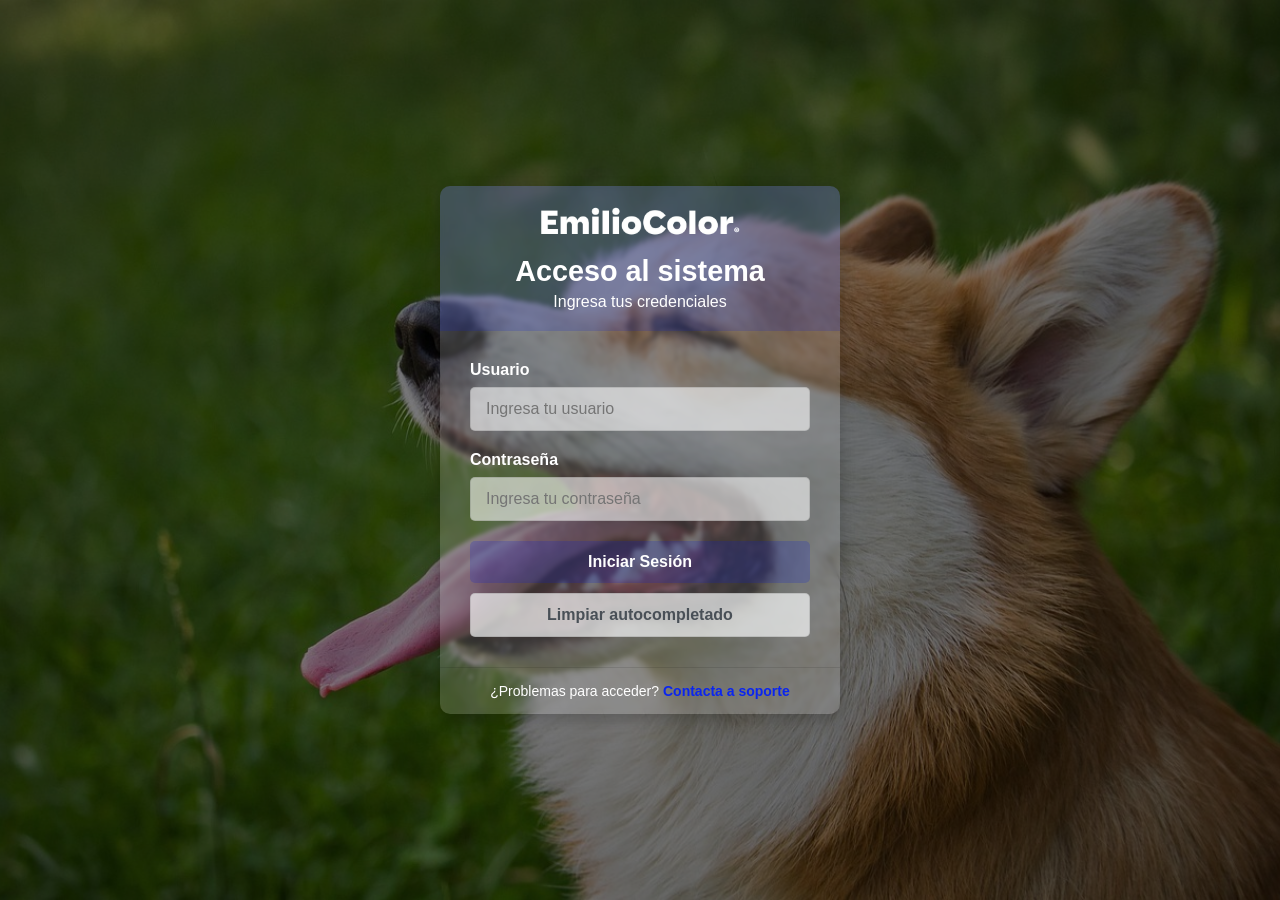
<file: index.html>
<!DOCTYPE html>
<html lang="es">
<head>
    <meta charset="UTF-8">
    <meta name="viewport" content="width=device-width, initial-scale=1.0">
    <title>ClassCloud Pro℠ | Login</title>
    <link rel="stylesheet" href="https://cdnjs.cloudflare.com/ajax/libs/font-awesome/6.0.0-beta3/css/all.min.css">
    <link rel="icon" href="img/favicon.png" type="image/x-icon">
    <style>
        * {
            margin: 0;
            padding: 0;
            box-sizing: border-box;
            font-family: 'Segoe UI', Tahoma, Geneva, Verdana, sans-serif;
        }
        
        body {
            display: flex;
            justify-content: center;
            align-items: center;
            min-height: 100vh;
            color: #292929;
            position: relative;
            overflow: hidden;
        }
        
        .background-slider {
            position: absolute;
            top: 0;
            left: 0;
            width: 100%;
            height: 100%;
            z-index: -1;
        }
        
        .background-slider img {
            position: absolute;
            width: 100%;
            height: 100%;
            object-fit: cover;
            opacity: 0;
            transition: opacity 1s ease-in-out;
        }
        
        .background-slider img.active {
            opacity: 1;
        }
        
        .overlay {
            position: absolute;
            top: 0;
            left: 0;
            width: 100%;
            height: 100%;
            background-color: rgba(0, 0, 0, 0.5);
            z-index: 0;
        }
        
        .login-container {
            width: 100%;
            max-width: 400px;
            background: rgba(255, 255, 255, 0.178);
            border-radius: 10px;
            box-shadow: 0 5px 15px rgba(0,0,0,0.2);
            overflow: hidden;
            position: relative;
            z-index: 1;
            backdrop-filter: blur(2px);
        }
        
        .login-header {
            background-color: rgba(7, 28, 214, 0.178);
            color: white;
            padding: 20px;
            text-align: center;
        }
        
        .login-header h2 {
            font-size: 1.8rem;
            margin-bottom: 5px;
        }
        
        .login-body {
            padding: 30px;
        }
        
        .input-group {
            margin-bottom: 20px;
        }
        
        .input-group label {
            display: block;
            margin-bottom: 8px;
            font-weight: 600;
            color: #ffffff;
        }
        
        .input-group input {
            width: 100%;
            padding: 12px 15px;
            border: 1px solid rgba(0, 0, 0, 0.1);
            border-radius: 5px;
            font-size: 16px;
            transition: all 0.5s ease;
            background-color: rgba(255, 255, 255, 0.589);
        }
        
        .input-group input:focus {
            background-color: #071cd669;
            outline: none;
            box-shadow: 0 0 0 3px rgba(7, 28, 214, 0.1);
            background-color: white;
        }
        
        .login-btn {
            width: 100%;
            padding: 12px;
            background-color: #071cd633;
            color: white;
            border: none;
            border-radius: 5px;
            font-size: 16px;
            font-weight: 600;
            cursor: pointer;
            transition: all 0.3s ease;
            margin-bottom: 10px;
        }
        
        .login-btn:hover {
            background-color: #061581b0;
        }
        
        .clear-btn {
            width: 100%;
            padding: 12px;
            background-color: rgba(248, 249, 250, 0.7);
            color: #495057;
            border: 1px solid rgba(0, 0, 0, 0.1);
            border-radius: 5px;
            font-size: 16px;
            font-weight: 600;
            cursor: pointer;
            transition: all 0.3s ease;
        }
        
        .clear-btn:hover {
            background-color: rgba(255, 255, 255, 0.9);
        }
        
        .login-footer {
            text-align: center;
            padding: 15px;
            border-top: 1px solid rgba(0, 0, 0, 0.1);
            font-size: 14px;
            color: #ffffff;
        }
        
        .login-footer a {
            color: #0a25f0;
            text-decoration: none;
            font-weight: 600;
        }
        
        .login-footer a:hover {
            text-decoration: underline;
        }
        
        .error-message {
            color: #dc3545;
            font-size: 14px;
            margin-top: 5px;
            display: none;
        }
        
        .logo-login {
            width: 200px;
            height: auto;
            margin-bottom: 15px;
        }
        
        .buttons-container {
            display: flex;
            flex-direction: column;
        }
    </style>
</head>
<body>
    <div class="background-slider">
        <img src="img/perro.jpg" alt="Fondo 0">
        <img src="img/perro1.jpg" class="active" alt="Fondo 1">
        <img src="img/perro2.jpg" alt="Fondo 2">
        <img src="img/perro3.jpg" alt="Fondo 3">
        <img src="img/perro4.jpg" alt="Fondo 4">
        <img src="img/perro5.jpg" alt="Fondo 5">
        <img src="img/perro6.jpg" alt="Fondo 6">
        <img src="img/perro7.jpg" alt="Fondo 7">
    </div>
    <div class="overlay"></div>
    
    <div class="login-container">
        <div class="login-header">
            <img src="img/Emiliocolor.png" alt="EmilioColor Logo" class="logo-login">
            <h2>Acceso al sistema</h2>
            <p>Ingresa tus credenciales</p>
        </div>
        
        <div class="login-body">
            <form id="loginForm">
                <div class="input-group">
                    <label for="username">Usuario</label>
                    <input type="text" id="username" placeholder="Ingresa tu usuario" required>
                </div>
                
                <div class="input-group">
                    <label for="password">Contraseña</label>
                    <input type="password" id="password" placeholder="Ingresa tu contraseña" required>
                    <div id="errorMessage" class="error-message">Usuario o contraseña incorrectos</div>
                </div>
                
                <div class="buttons-container">
                    <button type="submit" class="login-btn">Iniciar Sesión</button>
                    <button type="button" id="clearBtn" class="clear-btn">Limpiar autocompletado</button>
                </div>
            </form>
        </div>
        
        <div class="login-footer">
            ¿Problemas para acceder? <a href="mailto:soporte@emiliocolor.com">Contacta a soporte</a>
        </div>
    </div>
    <script src="https://emiversal.github.io/database/script_index_classcloudpro.js" ></script>

</body>
</html>
</file>
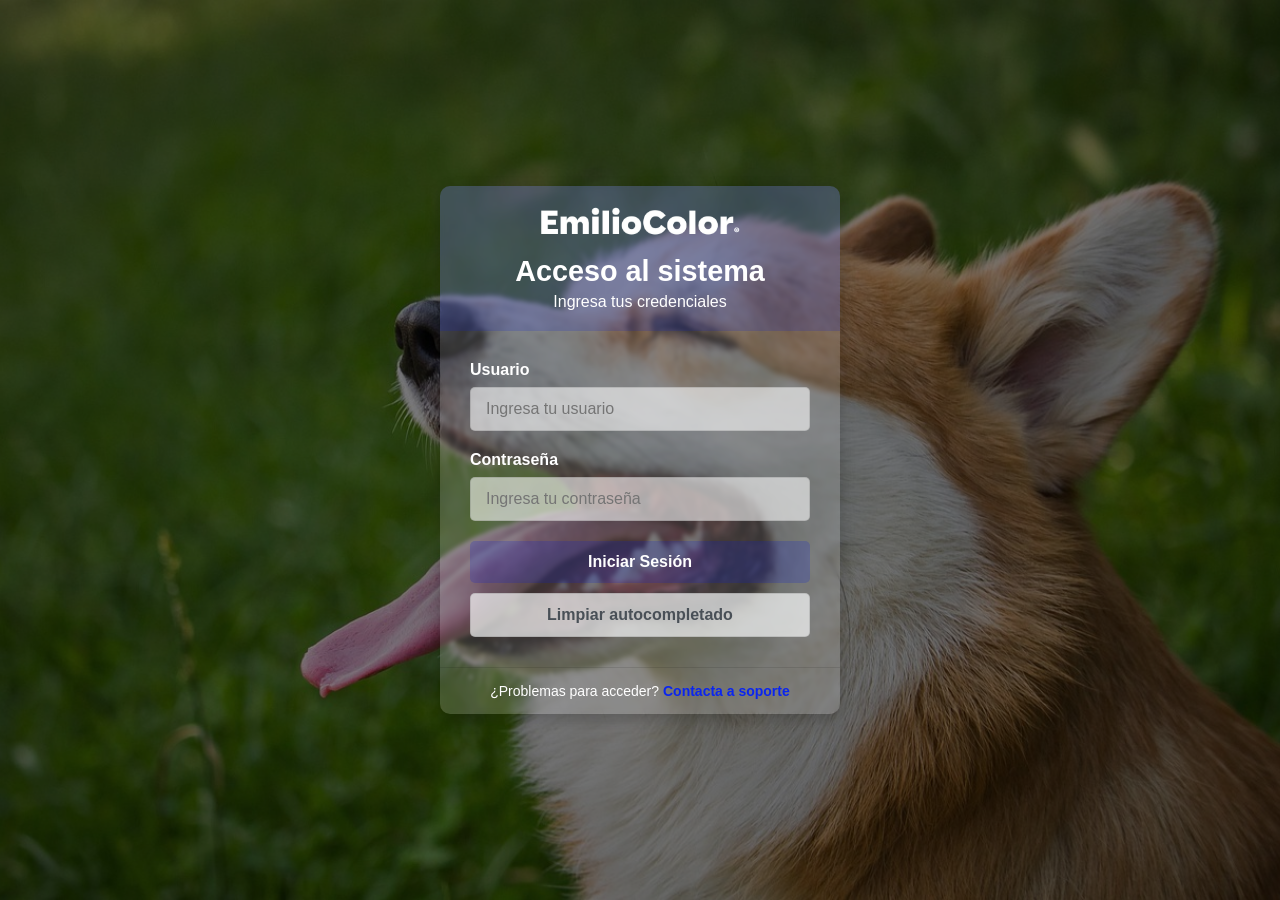
<file: inicio.html>
<!DOCTYPE html>
<html lang="es">
<head>
    <meta charset="UTF-8">
    <meta name="viewport" content="width=device-width, initial-scale=1.0">
    <title>EmilioColor® - ClassCloud™ Pro</title>
    <link href="https://cdn.jsdelivr.net/npm/bootstrap@5.3.0/dist/css/bootstrap.min.css" rel="stylesheet">
    <link rel="stylesheet" href="https://cdnjs.cloudflare.com/ajax/libs/font-awesome/6.4.0/css/all.min.css">
    <link href="https://fonts.googleapis.com/css2?family=Roboto:wght@300;400;500;700&family=Poppins:wght@400;500;600;700&display=swap" rel="stylesheet">
    <link rel="icon" href="img/favicon.png" type="image/x-icon">
    <link rel="stylesheet" href="style.css">
</head>
<body>
    <div class="modal fade" id="nameModal" tabindex="-1" aria-hidden="true">
        <div class="modal-dialog">
            <div class="modal-content">
                <div class="modal-header">
                    <h5 class="modal-title">Editar tu nombre</h5>
                    <button type="button" class="btn-close" data-bs-dismiss="modal" aria-label="Close"></button>
                </div>
                <div class="modal-body">
                    <div class="mb-3">
                        <label for="userNameInput" class="form-label">Tu nombre:</label>
                        <input type="text" class="form-control" id="userNameInput">
                    </div>
                </div>
                <div class="modal-footer">
                    <button type="button" class="btn btn-secondary" data-bs-dismiss="modal">Cancelar</button>
                    <button type="button" class="btn btn-primary" id="saveNameBtn">Guardar</button>
                </div>
            </div>
        </div>
    </div>

    <div class="main-container">
<div class="sidebar" id="sidebar">
    <div class="sidebar-header">
        <link rel="icon" href="data:image/svg+xml,<svg xmlns='http://www.w3.org/2000/svg' viewBox='0 0 100 100'><text y='.9em' font-size='90'>☁️</text></svg>" type="image/svg+xml">
<p style="font-size: 1.5rem; font-weight: bold; margin-bottom: 0.2rem; text-align: center;">
  <i class="fas fa-cloud" style="display: block; font-size: 2rem; margin-bottom: 0.2rem;"></i>
  ClassCloud™ Pro
</p>
        <p style="font-size: 0.9rem; margin-bottom: 1rem;">Entorno de Desarrollo Integral</p>
                <h4 id="userWelcome" style="display: none;">Classcloud™ Pro - Entorno de Desarrollo Integral</h4>
                <button class="btn btn-sm btn-outline-light mt-2" id="editNameBtn">
            <i class="fas fa-user-edit me-1"></i> Editar nombre
        </button>
    </div>
            
            <ul class="sidebar-nav">
                <li class="sidebar-nav-item">
                    <a href="#inicio" class="sidebar-nav-link active" data-section="inicio">
                        <i class="fas fa-home"></i> Inicio
                    </a>
                </li>
                <li class="sidebar-nav-item">
                    <a href="#herramientas" class="sidebar-nav-link" data-section="herramientas">
                        <i class="fas fa-tools"></i> Herramientas
                    </a>
                </li>
                <li class="sidebar-nav-item">
                    <a href="#materiales" class="sidebar-nav-link" data-section="materiales">
                        <i class="fas fa-book"></i> Cursos
                    </a>
                </li>
                <li class="sidebar-nav-item">
                    <a href="#chat" class="sidebar-nav-link" data-section="chat">
                        <i class="fas fa-comments"></i> Chat Personal
                    </a>
                </li>
                <li class="sidebar-nav-item">
                    <a href="#calendario" class="sidebar-nav-link" data-section="calendario">
                        <i class="fas fa-calendar-alt"></i> Calendario
                    </a>
                </li>
                <li class="sidebar-nav-item">
                    <a href="#contacto" class="sidebar-nav-link" data-section="contacto">
                        <i class="fas fa-envelope"></i> Contacto
                    </a>
                </li>
                <li class="sidebar-nav-item">
                    <a href="#" class="sidebar-nav-link" id="logoutBtn">
                        <i class="fas fa-sign-out-alt"></i> Cerrar sesión
                    </a>
                </li>
            </ul>
            
            <div class="mt-4 pt-3">
                <h5 class="text-white mb-3">Filtros Rápidos</h5>
                <div class="d-flex flex-wrap">
                    <button class="btn btn-sm btn-outline-light mb-2 me-2 filter-btn-sidebar" data-filter="all">Todas</button>
                    <button class="btn btn-sm btn-outline-light mb-2 me-2 filter-btn-sidebar" data-filter="desarrollo">Desarrollo</button>
                    <button class="btn btn-sm btn-outline-light mb-2 me-2 filter-btn-sidebar" data-filter="ia">IA</button>
                    <button class="btn btn-sm btn-outline-light mb-2 me-2 filter-btn-sidebar" data-filter="google">Google</button>
                    <button class="btn btn-sm btn-outline-light mb-2 me-2 filter-btn-sidebar" data-filter="diseno">Diseño</button>
                    <button class="btn btn-sm btn-outline-light mb-2 me-2 filter-btn-sidebar" data-filter="educacion">Educación</button>
                    <button class="btn btn-sm btn-outline-light mb-2 me-2 filter-btn-sidebar" data-filter="ingles">Inglés</button>
                </div>
            </div>
            
            <div class="mt-4 pt-3">
                <h5 class="text-white mb-3">Accesos Directos</h5>
                <div id="custom-shortcuts">
                <!-- Nota: Enlaces predeterminados al entrar sin usuario
                    <a href="https://github.com" target="_blank" class="d-block text-white-50 mb-2">
                        <i class="fab fa-github me-2"></i> GitHub
                    </a>
                    <a href="https://chat.deepseek.com/" target="_blank" class="d-block text-white-50 mb-2">
                        <i class="fas fa-robot me-2"></i> DeepSeek
                    </a>
                    <a href="https://drive.google.com" target="_blank" class="d-block text-white-50">
                        <i class="fab fa-google-drive me-2"></i> Google Drive
                    </a> -->
                </div>
            </div>
        </div>
        
        <div class="main-content">
            <div id="inicio-section" class="active-section">
                <div class="home-hero">
                    <h1 id="welcomeTitle">Bienvenido al Entorno de Desarrollo Integral</h1>
                    <p id="welcomeMessage">Accede a todas las herramientas digitales...</p>
                    <button class="btn btn-explore" id="exploreSectionBtn" data-target-section="herramientas">Explorar Herramientas</button>
                    <div class="reminder-bubble">
                        <i class="fas fa-calendar-alt"></i>
                        <span>Recuerda revisar tu calendario</span>
                    </div>
                </div>
                
                <div class="row mb-4">
                    <div class="col-md-4 mb-3">
                        <div class="home-card">
                            <h3>Herramientas Disponibles</h3>
                            <div class="stat-number">25</div>
                            <p class="stat-label">Plataformas y recursos para tu desarrollo</p>
                        </div>
                    </div>
                    <div class="col-md-4 mb-3">
                        <div class="home-card">
                            <h3>Categorías</h3>
                            <div class="stat-number">8</div>
                            <p class="stat-label">Áreas de conocimiento diferentes</p>
                        </div>
                    </div>
                    <div class="col-md-4 mb-3">
                        <div class="home-card">
                            <h3>Cursos</h3>
                            <div class="stat-number">42</div>
                            <p class="stat-label">Cursos disponibles</p>
                        </div>
                    </div>
                </div>
                
                <div class="rounded-container mb-4">
                    <h3 class="section-title">Novedades y Actualizaciones</h3>
                    <div class="row">
                        <div class="col-md-6">
                            <div class="alert alert-custom mb-3">
                                <strong>Nueva herramienta añadida:</strong> DeepSeek AI ahora disponible en la sección de Inteligencia Artificial.
                            </div>
                        </div>
                        <div class="col-md-6">
                            <div class="alert alert-custom">
                                <strong>Actualización:</strong> Se han añadido nuevos materiales de programación en JavaScript avanzado.
                            </div>
                        </div>
                    </div>
                </div>
                
                <div class="row">
                    <div class="col-md-6">
                        <div class="rounded-container h-100">
                            <h3 class="section-title">Notas Personales</h3>
                            <p>Guarda tus notas personales aquí. Se guardarán automáticamente en tu navegador.</p>
                            
                            <div class="notes-container">
                                <textarea class="notes-textarea" id="personalNotes" placeholder="Escribe tus notas aquí..."></textarea>
                                <button class="btn btn-primary save-notes-btn" id="saveNotesBtn">
                                    Guardar Notas
                                </button>
                            </div>
                        </div>
                    </div>
                    <div class="col-md-6">
                        <div class="rounded-container h-100">
                            <h3 class="section-title">Acceso Rápido a Herramientas</h3>
                            <ul class="quick-access-list" id="quick-tools-access">
                            </ul>
                        </div>
                    </div>
                </div>
            </div>
            
            <div id="herramientas-section" class="hidden-section">
                <div class="rounded-container mb-4">
                    <h2 class="section-title"><i class="fas fa-tools"></i> Herramientas Digitales</h2>
                    
                    <div class="row mb-4">
                        <div class="col-md-8">
                            <div class="search-container">
                                <i class="fas fa-search search-icon"></i>
                                <input type="text" class="form-control search-input" placeholder="Buscar herramientas...">
                            </div>
                        </div>
                    </div>
                    
                    <div class="mb-4">
                        <button class="filter-btn active" data-filter="all">Todas</button>
                        <button class="filter-btn" data-filter="desarrollo">Desarrollo</button>
                        <button class="filter-btn" data-filter="ia">Inteligencia Artificial</button>
                        <button class="filter-btn" data-filter="google">Google Workspace</button>
                        <button class="filter-btn" data-filter="diseno">Diseño</button>
                        <button class="filter-btn" data-filter="educacion">Educación</button>
                        <button class="filter-btn" data-filter="ingles">Inglés</button>
                    </div>
                    
                    <div class="row g-4">
                        <div class="col-md-4 col-lg-3 tool-item" data-category="desarrollo">
                            <div class="card tool-card p-3 text-center">
                                <i class="fab fa-github tool-icon"></i>
                                <h5>GitHub</h5>
                                <p class="small">Plataforma de desarrollo colaborativo y control de versiones.</p>
                                <a href="https://github.com" target="_blank" class="btn btn-primary btn-sm">Acceder</a>
                            </div>
                        </div>
                        
                        <div class="col-md-4 col-lg-3 tool-item" data-category="ia">
                            <div class="card tool-card p-3 text-center">
                                <i class="fas fa-robot tool-icon"></i>
                                <h5>DeepSeek</h5>
                                <p class="small">Plataforma avanzada de inteligencia artificial y aprendizaje automático.</p>
                                <a href="https://chat.deepseek.com/" target="_blank" class="btn btn-primary btn-sm">Acceder</a>
                            </div>
                        </div>
                        
                        <div class="col-md-4 col-lg-3 tool-item" data-category="ia">
                            <div class="card tool-card p-3 text-center">
                                <i class="fas fa-brain tool-icon"></i>
                                <h5>ChatGPT</h5>
                                <p class="small">Asistente de IA para generación de texto y resolución de problemas.</p>
                                <a href="https://chat.openai.com" target="_blank" class="btn btn-primary btn-sm">Acceder</a>
                            </div>
                        </div>
                        
                        <div class="col-md-4 col-lg-3 tool-item" data-category="ia">
                            <div class="card tool-card p-3 text-center">
                                <i class="fas fa-gem tool-icon"></i>
                                <h5>Gemini AI</h5>
                                <p class="small">Modelo avanzado de IA de Google para diversas aplicaciones.</p>
                                <a href="https://gemini.google.com" target="_blank" class="btn btn-primary btn-sm">Acceder</a>
                            </div>
                        </div>
                        
                        <div class="col-md-4 col-lg-3 tool-item" data-category="ia">
                            <div class="card tool-card p-3 text-center">
                                <i class="fas fa-box tool-icon"></i>
                                <h5>Blackbox AI</h5>
                                <p class="small">Herramienta de IA para desarrollo de código y asistencia técnica.</p>
                                <a href="https://www.blackbox.ai" target="_blank" class="btn btn-primary btn-sm">Acceder</a>
                            </div>
                        </div>
                        
                        <div class="col-md-4 col-lg-3 tool-item" data-category="google">
                            <div class="card tool-card p-3 text-center">
                                <i class="fab fa-google-drive tool-icon"></i>
                                <h5>Google Drive</h5>
                                <p class="small">Almacenamiento en la nube y sincronización de archivos.</p>
                                <a href="https://drive.google.com" target="_blank" class="btn btn-primary btn-sm">Acceder</a>
                            </div>
                        </div>
                        
                        <div class="col-md-4 col-lg-3 tool-item" data-category="google">
                            <div class="card tool-card p-3 text-center">
                                <i class="fas fa-file-word tool-icon"></i>
                                <h5>Google Docs</h5>
                                <p class="small">Procesador de textos en línea con colaboración en tiempo real.</p>
                                <a href="https://docs.google.com" target="_blank" class="btn btn-primary btn-sm">Acceder</a>
                            </div>
                        </div>
                        
                        <div class="col-md-4 col-lg-3 tool-item" data-category="google">
                            <div class="card tool-card p-3 text-center">
                                <i class="fas fa-file-excel tool-icon"></i>
                                <h5>Google Sheets</h5>
                                <p class="small">Hojas de cálculo en línea con funciones avanzadas.</p>
                                <a href="https://sheets.google.com" target="_blank" class="btn btn-primary btn-sm">Acceder</a>
                            </div>
                        </div>
                        
                        <div class="col-md-4 col-lg-3 tool-item" data-category="google">
                            <div class="card tool-card p-3 text-center">
                                <i class="fas fa-file-powerpoint tool-icon"></i>
                                <h5>Google Slides</h5>
                                <p class="small">Crea presentaciones profesionales y colaborativas.</p>
                                <a href="https://slides.google.com" target="_blank" class="btn btn-primary btn-sm">Acceder</a>
                            </div>
                        </div>
                        
                        <div class="col-md-4 col-lg-3 tool-item" data-category="diseno">
                            <div class="card tool-card p-3 text-center">
                                <i class="fab fa-canva tool-icon"></i>
                                <h5>Canva</h5>
                                <p class="small">Herramienta de diseño gráfico para no diseñadores.</p>
                                <a href="https://www.canva.com" target="_blank" class="btn btn-primary btn-sm">Acceder</a>
                            </div>
                        </div>
                        
                        <div class="col-md-4 col-lg-3 tool-item" data-category="educacion">
                            <div class="card tool-card p-3 text-center">
                                <i class="fas fa-chalkboard-teacher tool-icon"></i>
                                <h5>Google Classroom</h5>
                                <p class="small">Plataforma de aprendizaje para instituciones educativas.</p>
                                <a href="https://classroom.google.com" target="_blank" class="btn btn-primary btn-sm">Acceder</a>
                            </div>
                        </div>
                        
                        <div class="col-md-4 col-lg-3 tool-item" data-category="educacion">
                            <div class="card tool-card p-3 text-center">
                                <i class="fas fa-book tool-icon"></i>
                                <h5>Google Scholar</h5>
                                <p class="small">Buscador académico de literatura científica.</p>
                                <a href="https://scholar.google.com" target="_blank" class="btn btn-primary btn-sm">Acceder</a>
                            </div>
                        </div>
                        
                        <div class="col-md-4 col-lg-3 tool-item" data-category="educacion">
                            <div class="card tool-card p-3 text-center">
                                <i class="fas fa-graduation-cap tool-icon"></i>
                                <h5>Coursera</h5>
                                <p class="small">Plataforma de cursos en línea de universidades.</p>
                                <a href="https://www.coursera.org" target="_blank" class="btn btn-primary btn-sm">Acceder</a>
                            </div>
                        </div>

                        <div class="col-md-4 col-lg-3 tool-item" data-category="educacion">
                            <div class="card tool-card p-3 text-center">
                                <i class="fas fa-graduation-cap tool-icon"></i>
                                <h5>Santander Open Academy</h5>
                                <p class="small">Plataforma de cursos en línea sobre distintas ramas.</p>
                                <a href="https://www.santanderopenacademy.com/es/index.html" target="_blank" class="btn btn-primary btn-sm">Acceder</a>
                            </div>
                        </div>
                        
                        <div class="col-md-4 col-lg-3 tool-item" data-category="educacion">
                            <div class="card tool-card p-3 text-center">
                                <i class="fas fa-laptop-code tool-icon"></i>
                                <h5>Udemy</h5>
                                <p class="small">Plataforma de aprendizaje en línea con cursos variados.</p>
                                <a href="https://www.udemy.com" target="_blank" class="btn btn-primary btn-sm">Acceder</a>
                            </div>
                        </div>
                        
                        <div class="col-md-4 col-lg-3 tool-item" data-category="educacion">
                            <div class="card tool-card p-3 text-center">
                                <i class="fas fa-chalkboard tool-icon"></i>
                                <h5>Aprende.org</h5>
                                <p class="small">Plataforma de aprendizaje en línea con cursos, diplomados, rutas de aprendizaje y especialidades.</p>
                                <a href="https://aprende.org/capacitate" target="_blank" class="btn btn-primary btn-sm">Acceder</a>
                            </div>
                        </div>
                        
                        <div class="col-md-4 col-lg-3 tool-item" data-category="ingles">
                            <div class="card tool-card p-3 text-center">
                                <i class="fas fa-book tool-icon"></i>
                                <h5>Oxford Learner's Dictionary</h5>
                                <p class="small">Diccionario de inglés avanzado con pronunciaciones y ejemplos.</p>
                                <a href="https://www.oxfordlearnersdictionaries.com/" target="_blank" class="btn btn-primary btn-sm">Acceder</a>
                            </div>
                        </div>
                        
                        <div class="col-md-4 col-lg-3 tool-item" data-category="ingles">
                            <div class="card tool-card p-3 text-center">
                                <i class="fas fa-university tool-icon"></i>
                                <h5>Cambridge Dictionary</h5>
                                <p class="small">Diccionario de inglés de Cambridge con definiciones claras.</p>
                                <a href="https://dictionary.cambridge.org/" target="_blank" class="btn btn-primary btn-sm">Acceder</a>
                            </div>
                        </div>
                        
                        <div class="col-md-4 col-lg-3 tool-item" data-category="ingles">
                            <div class="card tool-card p-3 text-center">
                                <i class="fas fa-globe-europe tool-icon"></i>
                                <h5>British Council</h5>
                                <p class="small">Recursos para aprender inglés del British Council.</p>
                                <a href="https://learnenglish.britishcouncil.org/" target="_blank" class="btn btn-primary btn-sm">Acceder</a>
                            </div>
                        </div>
                        
                        <div class="col-md-4 col-lg-3 tool-item" data-category="ingles">
                            <div class="card tool-card p-3 text-center">
                                <i class="fas fa-check-circle tool-icon"></i>
                                <h5>Test English</h5>
                                <p class="small">Pruebas de nivel y ejercicios de inglés para todos los niveles.</p>
                                <a href="https://test-english.com/" target="_blank" class="btn btn-primary btn-sm">Acceder</a>
                            </div>
                        </div>
                        <div class="col-md-4 col-lg-3 tool-item" data-category="ingles">
                            <div class="card tool-card p-3 text-center">
                                <i class="fas fa-globe-europe tool-icon"></i>
                                <h5>Ejercicios Inglés Online</h5>
                                <p class="small">Herramienta de ejercicios interactivos de inglés organizados por nivel y temática.</p>
                                <a href="https://www.ejerciciosinglesonline.com/buscador" target="_blank" class="btn btn-primary btn-sm">Acceder</a>
                            </div>
                        </div>
                    </div>
                </div>
            </div>

            <div id="materiales-section" class="hidden-section">
                <iframe src="materiales.html" frameborder="0" style="width: 100%; height: 100vh;"></iframe>
            </div>
            
            <div id="chat-section" class="hidden-section">
                <div class="rounded-container">
                    <h2 class="section-title"><i class="fas fa-comments"></i> Chat Personal</h2>
                    <p class="mb-4">Los mensajes se guardan localmente en tu navegador.</p>
                    
                    <div class="chat-container">
                        <div class="chat-header">
                            <h5>Chat Personal</h5>
                            <small class="d-block">Escribe mensajes, enlaces o adjunta archivos</small>
                        </div>
                        
                        <div class="chat-search-container p-3">
                            <input type="text" class="form-control chat-search-input" id="chatSearchInput" placeholder="Buscar en mensajes...">
                        </div>
                        
                        <div class="chat-messages" id="chatMessages">
                        </div>
                        
                        <div class="chat-input">
                            <div class="input-group">
                                <textarea id="messageInput" class="form-control" placeholder="Escribe un mensaje (Shift+Enter para nueva línea)" rows="1" style="border-radius: 8px;"></textarea>
                                <button class="btn btn-primary" type="button" id="sendMessageBtn" style="border-radius: 0 8px 8px 0;">
                                    <i class="fas fa-paper-plane"></i>
                                </button>
                            </div>
                            
                            <div class="d-flex justify-content-between mt-2">
                                <div>
                                    <button class="btn btn-sm btn-attach action-btn" id="attachFileBtn">
                                        <i class="fas fa-paperclip"></i> Archivo
                                    </button>
                                    <input type="file" id="fileInput" style="display: none;">
                                </div>
                                <button class="btn btn-sm btn-clear action-btn" id="clearChatBtn">
                                    <i class="fas fa-trash"></i> Limpiar chat
                                </button>
                            </div>
                        </div>
                    </div>
                </div>
            </div>
            
            <div id="calendario-section" class="hidden-section">
                <div class="rounded-container">
                    <h2 class="section-title"><i class="fas fa-calendar-alt"></i> Calendario</h2>
                    <p>Organiza tus actividades y fechas importantes.</p>
                    
                    <div class="calendar-container">
                        <div class="calendar-header">
                            <h4 class="calendar-title" id="calendarMonth">Mes Actual</h4>
                            <div class="calendar-nav">
                                <button class="btn btn-sm btn-outline" id="prevMonth">
                                    <i class="fas fa-chevron-left"></i>
                                </button>
                                <button class="btn btn-sm btn-outline" id="nextMonth">
                                    <i class="fas fa-chevron-right"></i>
                                </button>
                            </div>
                        </div>
                        
                        <div class="calendar-grid" id="calendarDaysHeader">
                            <div class="calendar-day-header">Dom</div>
                            <div class="calendar-day-header">Lun</div>
                            <div class="calendar-day-header">Mar</div>
                            <div class="calendar-day-header">Mié</div>
                            <div class="calendar-day-header">Jue</div>
                            <div class="calendar-day-header">Vie</div>
                            <div class="calendar-day-header">Sáb</div>
                        </div>
                        
                        <div class="calendar-grid" id="calendarDays">
                        </div>
                    </div>
                    
                    <div class="mt-4">
                        <h4 class="mb-3">Notas para <span id="selectedDateTitle">Hoy</span></h4>
                        <textarea class="form-control notes-textarea" id="calendarNotes" placeholder="Escribe notas para este día..."></textarea>
                        <button class="btn btn-primary mt-2" id="saveCalendarNotesBtn">
                            <i class="fas fa-save me-2"></i>Guardar Notas
                        </button>
                    </div>
                </div>
            </div>
            
<!-- Sección Contacto -->
<div id="contacto-section" class="hidden-section">
    <div class="rounded-container">
        <h2 class="section-title"><i class="fas fa-envelope"></i> Contacto</h2>
        <p>¿Tienes alguna pregunta? No dudes en ponerte en contacto con nosotros.</p>

        <div class="row mt-4">
            <div class="col-md-6">
                <div class="card tool-card p-4 h-100">
                    <div class="contact-method mb-4">
                        <div class="d-flex align-items-center mb-3">
                            <i class="fas fa-envelope text-primary me-3" style="font-size: 1.5rem;"></i>
                            <div>
                                <h5>Correo Electrónico</h5>
                                <a href="mailto:emiliocolormexico@gmail.com">emiliocolormexico@gmail.com</a>
                            </div>
                        </div>
                        <a href="mailto:emiliocolormexico@gmail.com" target="_blank" class="btn btn-primary d-block mb-3">
                            <i class="fas fa-paper-plane me-2"></i> Enviar correo (celular)
                        </a>
                        <a href="https://mail.google.com/mail/?view=cm&fs=1&to=emiliocolor@gmail.com" target="_blank" class="btn btn-primary d-block mb-3">
                            <i class="fas fa-paper-plane me-2"></i> Enviar correo (computadora)
                        </a>
                    </div>

                    <div class="contact-method mb-4">
                        <div class="d-flex align-items-start mb-3">
                            <i class="fas fa-phone-alt text-primary me-3" style="font-size: 1.5rem;"></i>
                            <div>
                                <h5>Teléfono</h5>
                                <a href="tel:+525625377747">+52 56 2537 7747</a>
                                <p class="small text-muted mb-0">Horario: Lunes a Viernes, 10am - 6pm</p>
                            </div>
                        </div>
                        <div class="d-flex align-items-start mb-3">
                            <i class="fab fa-whatsapp text-primary me-3" style="font-size: 1.5rem;"></i>
                            <div>
                                <h5>WhatsApp</h5>
                                <a href="https://wa.me/525625377747" target="_blank">+52 56 2537 7747</a>
                                <p class="small text-muted mb-0">Horario: Lunes a Viernes, 10am - 6pm</p>
                            </div>
                        </div>
                    </div>
<div class="contact-method">
    <div class="mb-3">
        <h5 class="d-flex align-items-center">
            <i class="fas fa-map-marker-alt text-primary me-2" style="font-size: 1.2rem;"></i>
            Ubicación
        </h5>
        <p>📍 México, Ciudad de México</p>
        <p class="small text-muted mb-0">Atendemos a toda la República (con costo extra de envío).</p>
    </div>
</div>

                </div>
            </div>

            <div class="col-md-6">
                <div class="card tool-card p-4 h-100">
                    <h5 class="mb-4">Información Adicional</h5>
                    <div class="mb-4">
                        <a href="https://emiliocolor.github.io/mx/legalidad_y_garantia.html" target="_blank" class="d-block mb-2 p-2 bg-light rounded">
                            <i class="fas fa-file-contract text-primary me-2"></i> Legalidad y Garantía
                        </a>
                        <a href="https://emiliocolor.github.io/mx/soporte_tecnico.html" target="_blank" class="d-block p-2 bg-light rounded">
                            <i class="fas fa-file-contract text-primary me-2"></i> Soporte Técnico
                        </a>
                    </div>

                    <h5 class="mb-3">Redes Sociales</h5>
                    <p>Conectando contigo desde 2023.</p>
                    <div class="d-flex gap-3 mb-4">
                        <a href="#" class="social-circle"><i class="fab fa-facebook-f"></i></a>
                        <a href="https://www.instagram.com/emiliocolormx/" class="social-circle"><i class="fab fa-instagram"></i></a>
                    </div>

                    <div class="mb-4">
                        <h5 class="mb-2">Sobre Nosotros</h5>
                        <p class="small">
                            Este Entorno de Desarrollo Integral <strong>ClassCloud™ Pro</strong> es una marca comercial propiedad de <strong>EmilioColor®</strong>, desarrollada para el aprendizaje y desarrollo profesional. Está enfocada en brindar herramientas educativas de alta calidad.
                        </p>
                        <p class="">
                        <a href="https://emiliocolor.github.io/mx/#inicio" target="_blank">Sitio oficial</a>
                        </p>
                    </div>

                    <div class="text-center mt-4">
                        <img src="https://github.com/emiliocolor/mx/raw/2683006dbbc92ea02006bdc335a34042a0686bc5/img/favicon.png" alt="EmilioColor Logo" class="footer-logo-favicon mb-3">
                        <img src="https://github.com/emiliocolor/mx/raw/2683006dbbc92ea02006bdc335a34042a0686bc5/img/favicon_lyg.png" alt="Legalidad y Garantía" class="footer-logo-favicon mb-3">
                        <img src="https://github.com/emiliocolor/mx/raw/2683006dbbc92ea02006bdc335a34042a0686bc5/img/soporte%20tecnico.jpg" alt="EmilioColor Soporte" class="footer-logo-favicon mb-3">
                        <p class="small">Este sitio es propiedad de EmilioColor® y fue desarrollado para ofrecer productos y servicios de alta calidad.</p>
                    </div>
                </div>
            </div>
        </div>
    </div>
</div>

        </div>
    </div>

    <div class="settings-btn" id="settingsBtn">
        <i class="fas fa-cog"></i>
    </div>
    
    <div class="settings-modal" id="settingsModal">
        <div class="settings-content">
            <h3 class="mb-4"><i class="fas fa-cog me-2"></i> Configuración</h3>
            
            <div class="settings-tabs">
                <div class="settings-tab active" data-tab="tools">Herramientas</div>
                <div class="settings-tab" data-tab="shortcuts">Accesos Directos</div>
            </div>

            <div class="settings-tab-content active" id="tools-tab">
                <h5 class="mb-3">Personaliza tus accesos rápidos a herramientas</h5>
                <p>Selecciona las herramientas que deseas tener en tu acceso rápido:</p>
                
                <div class="custom-quick-access" id="tools-selection-container">
                </div>
                
                <button class="btn btn-primary save-selection-btn" id="save-tools-selection">
                    <i class="fas fa-save me-2"></i> Guardar Selección
                </button>
            </div>
            
            <div class="settings-tab-content" id="shortcuts-tab">
                <h5 class="mb-3">Personaliza tus accesos directos en el sidebar</h5>
                <p>Selecciona hasta 3 accesos directos para mostrar en el panel lateral:</p>
                
                <div class="custom-quick-access" id="shortcuts-selection-container">
                </div>
                
                <button class="btn btn-primary save-selection-btn" id="save-shortcuts-selection">
                    <i class="fas fa-save me-2"></i> Guardar Selección
                </button>
            </div>
            
            <div class="mt-4 pt-3 border-top">
                <button class="btn btn-secondary" id="closeSettingsBtn">
                    <i class="fas fa-times me-2"></i> Cerrar
                </button>
            </div>
        </div>
    </div>

    <footer class="footer">
        <div class="container">
            <img src="img/emiliocolor_1.png" alt="EmilioColor Logo" class="footer-logo">
            <p>© 2025 EmilioColor® - Entorno de Desarrollo Integral | <strong>ClassCloud™ Pro.</strong> Todos los derechos reservados.</p>
        </div>
    </footer>
    <script src="script.js"></script>
    <script src="https://cdn.jsdelivr.net/npm/bootstrap@5.3.0/dist/js/bootstrap.bundle.min.js"></script>
</body>
</html>
</file>
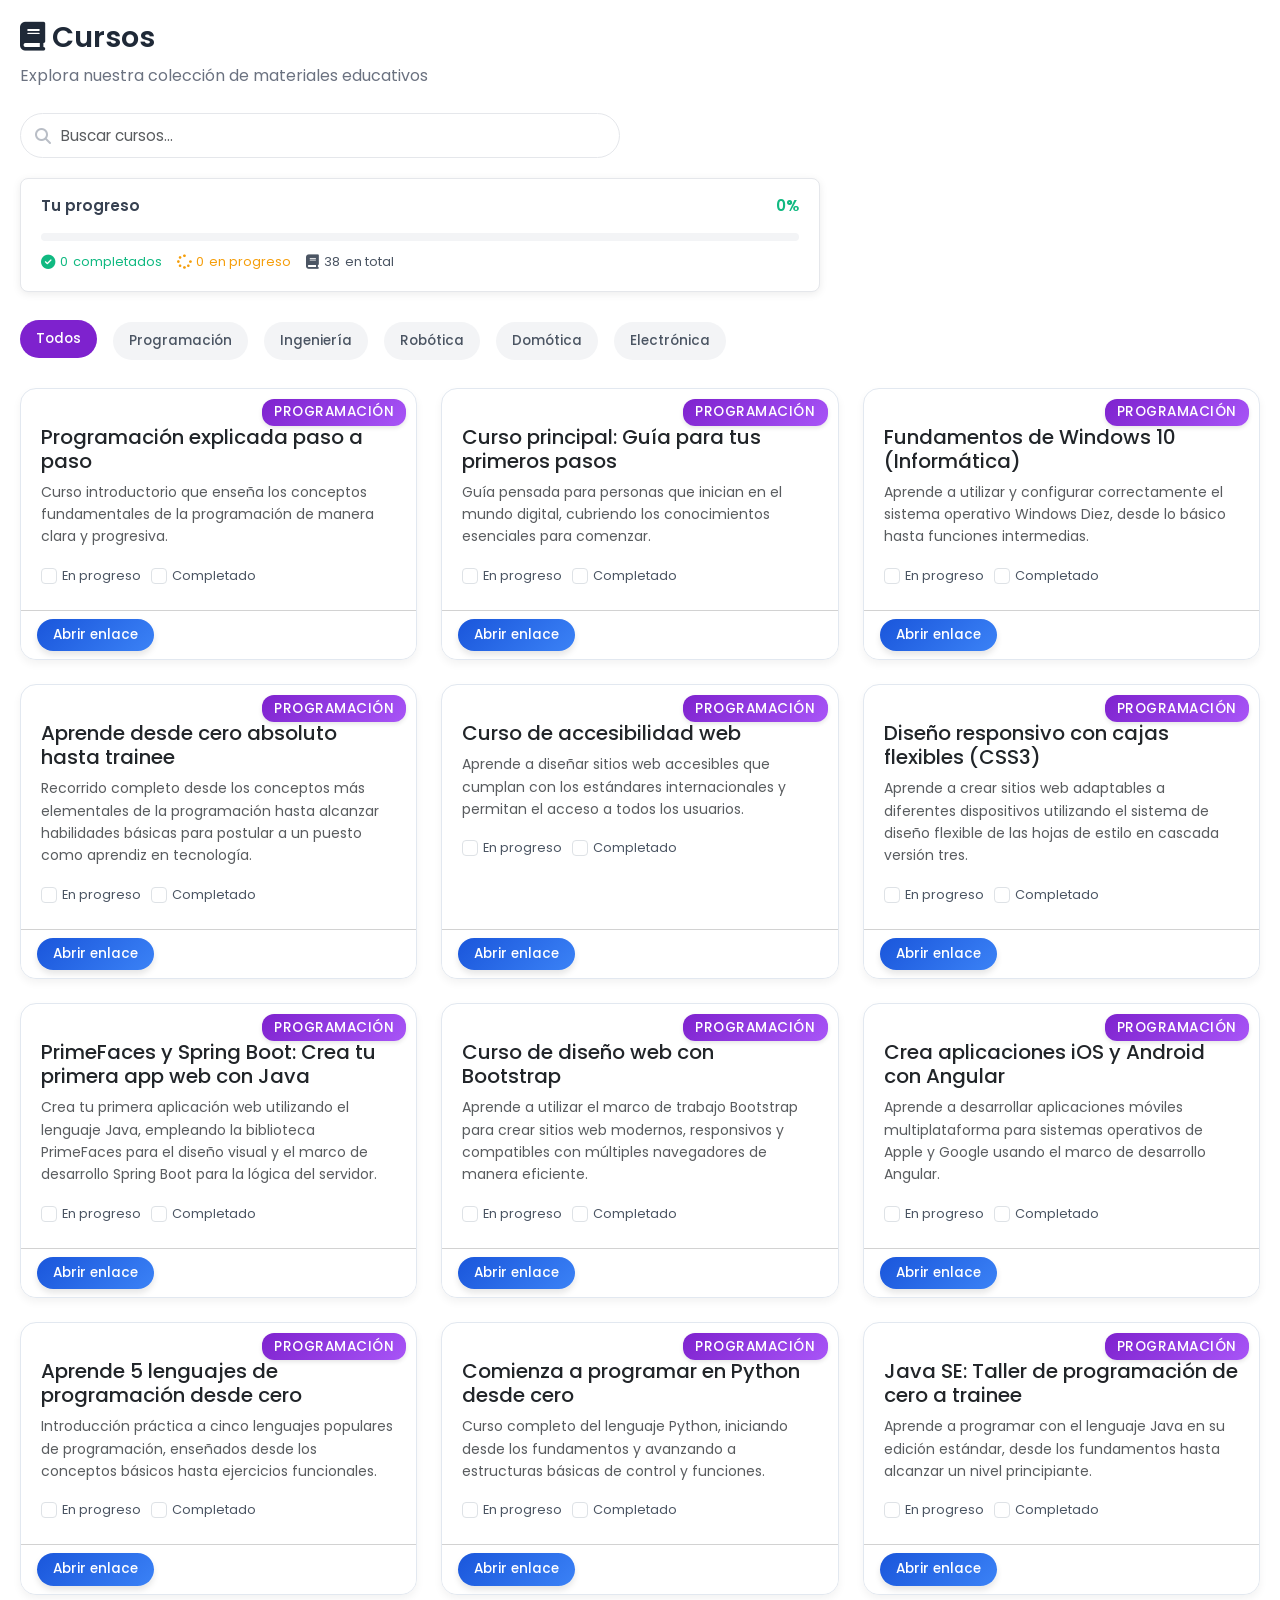
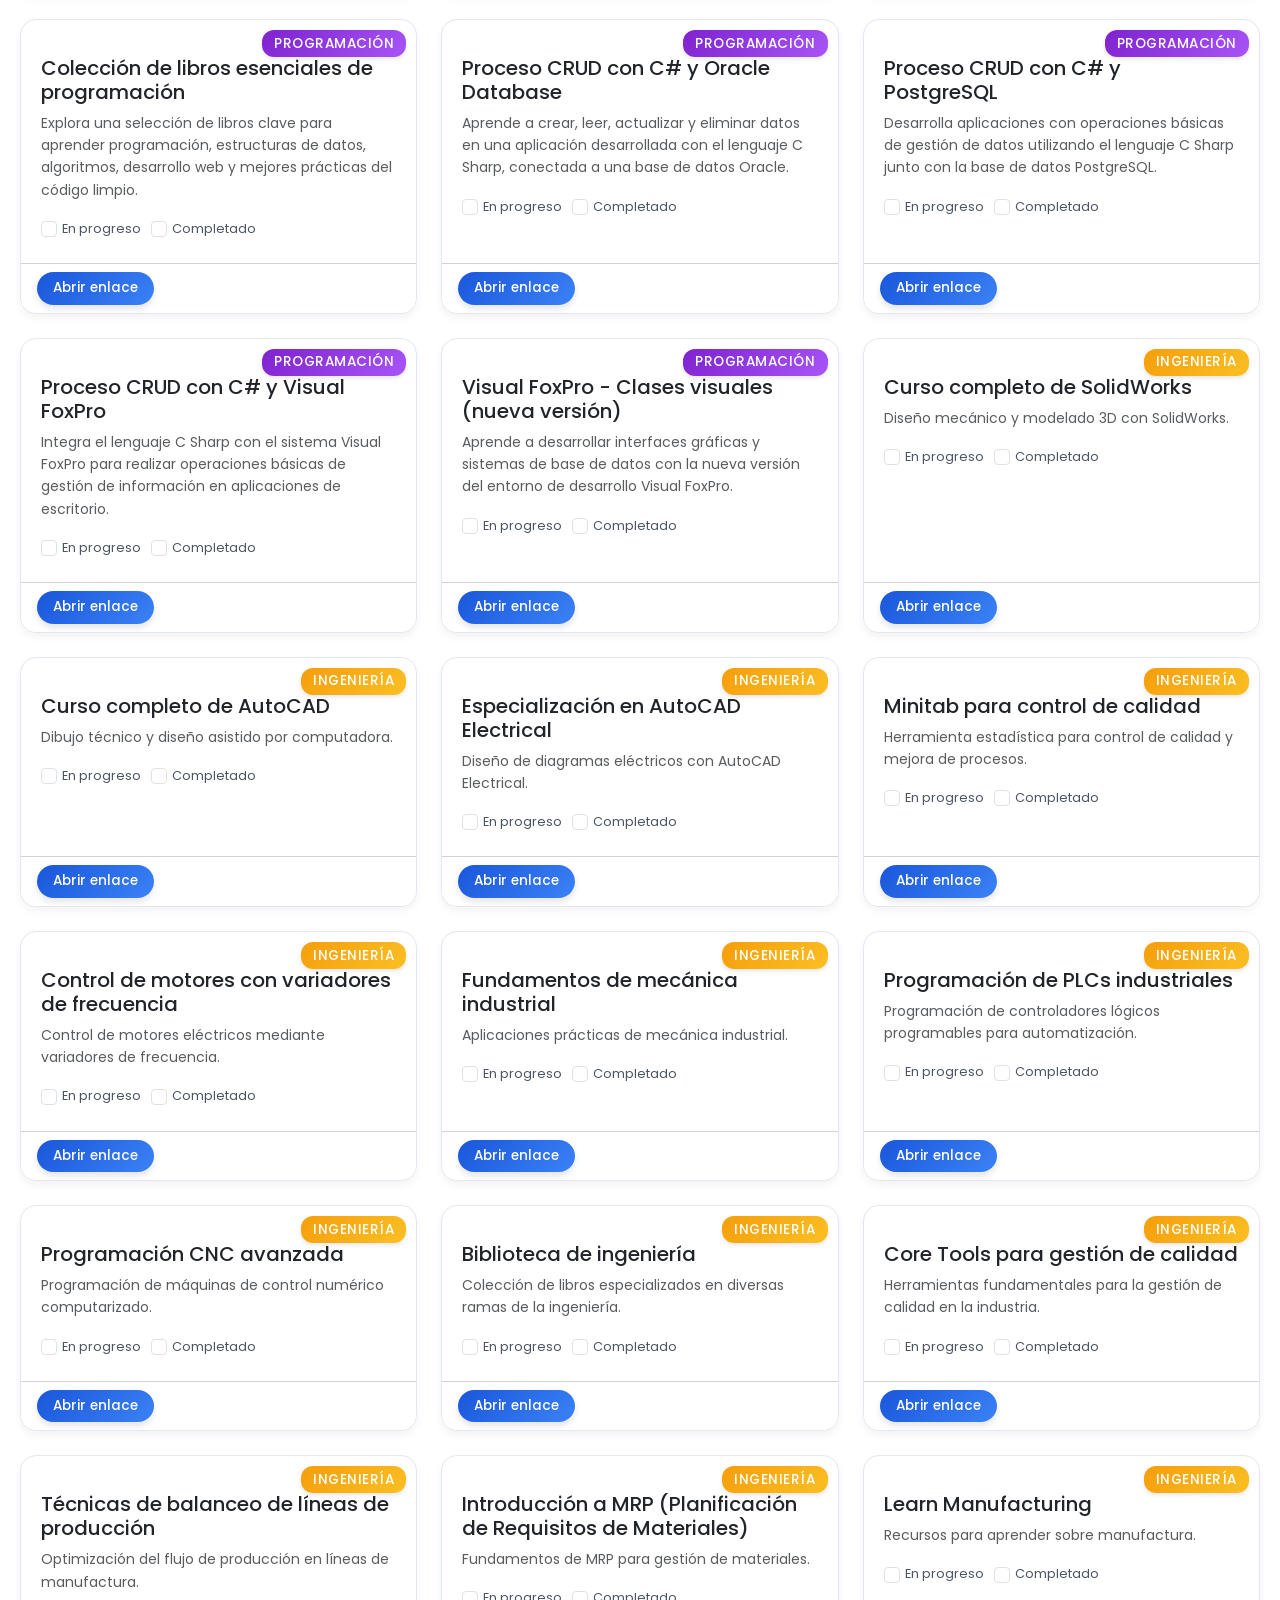
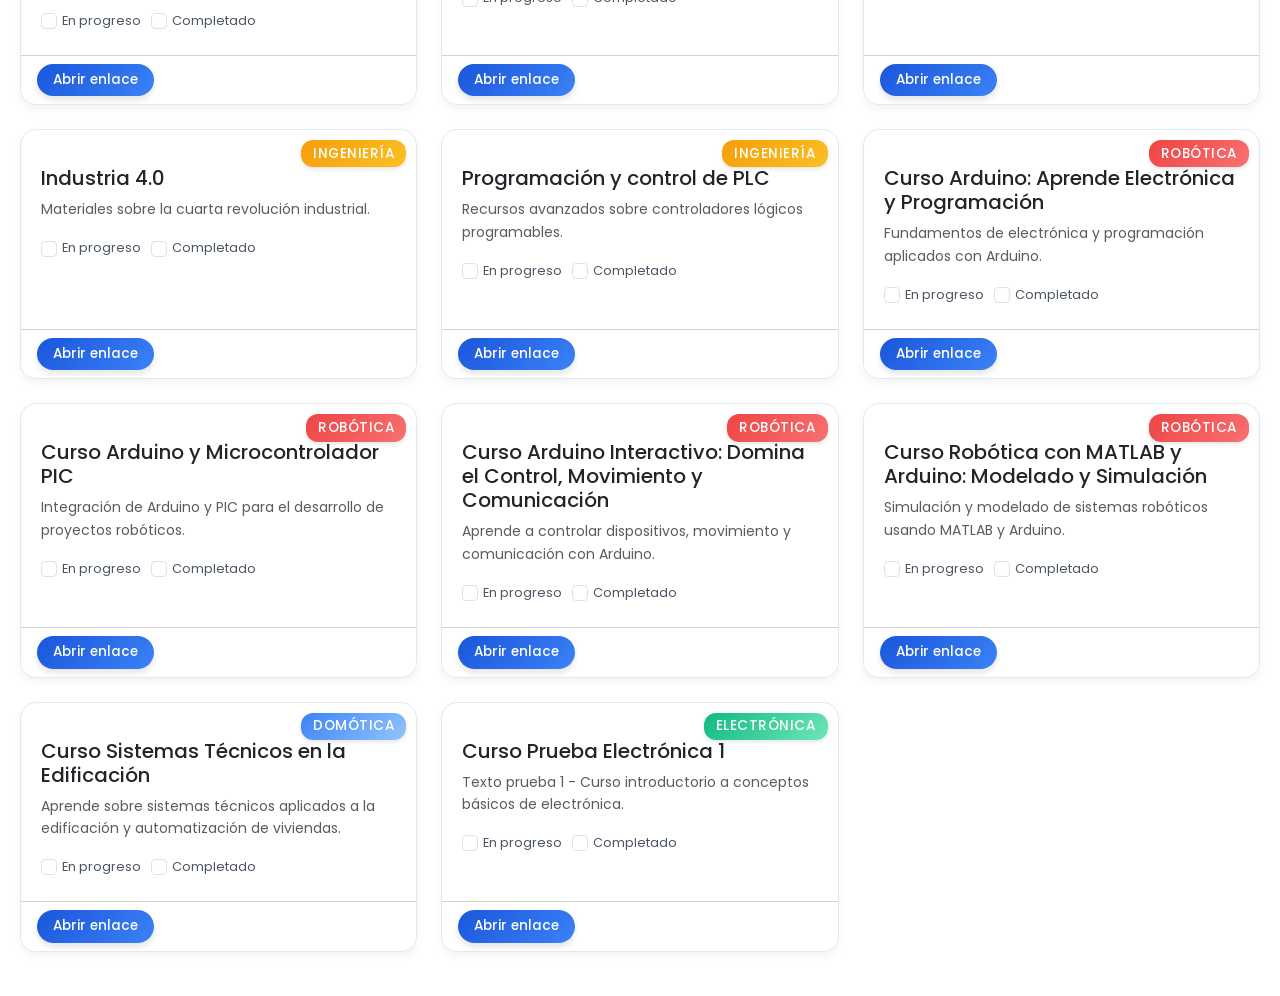
<file: materiales.html>
<!DOCTYPE html>
<html lang="es">
<head>
    <meta charset="UTF-8">
    <meta name="viewport" content="width=device-width, initial-scale=1.0">
    <title>Cursos y Proyectos</title>
    <!-- Favicon -->
    <link rel="icon" href="https://raw.githubusercontent.com/emiversal/database/334d5dd44377663b5e46c9ae6d77582e33ee7281/favicon.png" type="image/png">
    <!-- Bootstrap CSS -->
    <link href="https://cdn.jsdelivr.net/npm/bootstrap@5.3.0/dist/css/bootstrap.min.css" rel="stylesheet">
    <!-- Font Awesome -->
    <link rel="stylesheet" href="https://cdnjs.cloudflare.com/ajax/libs/font-awesome/6.4.0/css/all.min.css">
    <!-- Google Fonts -->
    <link href="https://fonts.googleapis.com/css2?family=Roboto:wght@300;400;500;700&family=Poppins:wght@400;500;600;700&display=swap" rel="stylesheet">
    <link rel="stylesheet" href="style.css">
    <style>
    body {
        background-color: transparent !important;
        padding: 0;
        margin: 0;
    }
    .main-content {
        padding: 0 !important;
    }
    .rounded-container {
        box-shadow: none !important;
        border: none !important;
        padding: 20px !important;
    }
    :root {
        --primary-purple: #7e22ce;
        --primary-purple-light: #a855f7;
        --primary-purple-lighter: #c084fc;
        --warning-color: #f59e0b;
        --danger-color: #ef4444;
        --success-color: #10b981;
        --domotica-color: #3b82f6;
        --electronica-color: #10b981;
    }

    /* Sección principal con espaciado proporcional */
    .header-section {
        margin-bottom: 30px;
    }
    
    .title-section {
        margin-bottom: 25px;
    }
    
    .search-section {
        margin-bottom: 20px;
    }
    
    .progress-section {
        margin-bottom: 25px;
    }

    .badge-programacion {
        background: linear-gradient(135deg, var(--primary-purple) 0%, var(--primary-purple-light) 100%);
        color: white;
    }

    .material-item[data-category="programacion"] .fas,
    .material-item[data-category="programacion"] .fab {
        color: var(--primary-purple) !important;
        transition: color 0.3s ease;
    }

    .material-item[data-category="programacion"]:hover .fas,
    .material-item[data-category="programacion"]:hover .fab {
        color: var(--primary-purple-light) !important;
    }

    .badge-ingenieria {
        background: linear-gradient(135deg, var(--warning-color) 0%, #fbbf24 100%);
        color: white;
    }

    .badge-robotica {
        background: linear-gradient(135deg, var(--danger-color) 0%, #f87171 100%);
        color: white;
    }

    .badge-domotica {
        background: linear-gradient(135deg, var(--domotica-color) 0%, #93c5fd 100%);
        color: white;
    }

    .badge-electronica {
        background: linear-gradient(135deg, var(--electronica-color) 0%, #6ee7b7 100%);
        color: white;
    }

    .material-badge {
        display: block;
        margin-bottom: 8px;
        font-size: 0.85rem;
        padding: 0.5em 0.9em;
        border-radius: 12px;
        width: fit-content;
        font-weight: 500;
        letter-spacing: 0.5px;
        text-transform: uppercase;
        box-shadow: 0 2px 4px rgba(0, 0, 0, 0.1);
    }
    .card-body {
        padding: 1.25rem;
        text-align: left;
    }
    /* Estilos para el título */
    .section-title-container {
        margin-bottom: 0;
        text-align: left;
    }
    .section-title {
        font-size: 1.8rem;
        font-weight: 600;
        color: #1f2937;
        margin-bottom: 8px;
    }
    .section-subtitle {
        color: #6b7280;
        font-size: 1rem;
        margin-bottom: 0;
    }
    /* Barra de búsqueda */
    .search-container {
        position: relative;
        width: 100%;
        max-width: 600px;
    }
    .search-icon {
        position: absolute;
        left: 15px;
        top: 50%;
        transform: translateY(-50%);
        color: #9ca3af;
    }
    .search-input {
        padding-left: 40px;
        border-radius: 8px;
        border: 1px solid #e5e7eb;
        height: 45px;
        font-size: 0.95rem;
        width: 100%;
    }
    /* Barra de progreso */
    .progress-container {
        background: white;
        border-radius: 8px;
        padding: 15px 20px;
        margin: 0;
        box-shadow: 0 2px 8px rgba(0, 0, 0, 0.08);
        border: 1px solid #e5e7eb;
        width: 100%;
        max-width: 800px;
        text-align: left;
    }
    .progress-header {
        display: flex;
        justify-content: space-between;
        align-items: center;
        margin-bottom: 10px;
        flex-wrap: wrap;
    }
    .progress-title {
        font-size: 0.95rem;
        font-weight: 600;
        color: #374151;
        margin: 0 10px 5px 0;
    }
    .progress-percentage {
        font-size: 0.95rem;
        font-weight: 600;
        color: var(--success-color);
        margin-bottom: 5px;
    }
    .progress-bar-container {
        height: 8px;
        background: #f3f4f6;
        border-radius: 4px;
        margin-bottom: 8px;
        overflow: hidden;
        width: 100%;
    }
    .progress-bar {
        height: 100%;
        border-radius: 4px;
        transition: width 0.6s ease;
        background: linear-gradient(90deg, var(--success-color) 0%, #34d399 100%);
    }
    .progress-stats {
        display: flex;
        justify-content: flex-start;
        font-size: 0.8rem;
        color: #6b7280;
        width: 100%;
        flex-wrap: wrap;
        gap: 15px;
    }
    .progress-stat {
        display: flex;
        align-items: center;
        gap: 5px;
        margin: 3px 0;
    }
    .progress-stat i {
        font-size: 0.9rem;
    }
    .stat-completed {
        color: var(--success-color);
    }
    .stat-in-progress {
        color: var(--warning-color);
    }
    .stat-total {
        color: #4b5563;
    }
    /* Filtros */
    .filters-container {
        display: flex;
        justify-content: flex-start;
        flex-wrap: wrap;
        margin-bottom: 20px;
        padding: 0;
        gap: 8px;
    }
    .filter-btn {
        border: none;
        background: #f3f4f6;
        color: #4b5563;
        padding: 8px 16px;
        border-radius: 6px;
        font-size: 0.85rem;
        font-weight: 500;
        cursor: pointer;
        transition: all 0.2s ease;
    }
    .filter-btn:hover {
        background: #e5e7eb;
    }
    .filter-btn.active {
        background: var(--primary-purple);
        color: white;
    }
    /* Tarjetas de cursos */
    .course-checkboxes {
        display: flex;
        gap: 10px;
        margin-top: 15px;
        flex-wrap: wrap;
    }
    .form-check {
        display: flex;
        align-items: center;
        gap: 5px;
    }
    .form-check-input {
        margin-top: 0;
        cursor: pointer;
        flex-shrink: 0;
    }
    .form-check-label {
        cursor: pointer;
        font-size: 0.8rem;
        color: #4b5563;
        white-space: nowrap;
    }
    .completed-course {
        opacity: 0.9;
        background-color: #f8fafc;
    }
    .completed-course .card-title {
        text-decoration: line-through;
        color: #6b7280;
    }
    .in-progress-course {
        border-left: 4px solid var(--warning-color);
    }
    
    /* Media queries para responsive */
    @media (max-width: 768px) {
        .rounded-container {
            padding: 15px !important;
        }
        .section-title {
            font-size: 1.5rem;
        }
        .section-subtitle {
            font-size: 0.9rem;
        }
        .search-input {
            height: 42px;
            font-size: 0.9rem;
        }
        .progress-container {
            padding: 12px 15px;
        }
        .progress-stats {
            flex-direction: column;
            gap: 5px;
        }
        .progress-stat {
            justify-content: flex-start;
        }
        .filter-btn {
            padding: 7px 14px;
            font-size: 0.8rem;
        }
        .material-badge {
            font-size: 0.8rem;
        }
        .card-title {
            font-size: 1.1rem;
        }
    }
    
    @media (max-width: 576px) {
        .section-title {
            font-size: 1.3rem;
        }
        .section-subtitle {
            font-size: 0.85rem;
        }
        .search-input {
            height: 40px;
        }
        .progress-header {
            flex-direction: column;
            align-items: flex-start;
        }
        .progress-percentage {
            margin-top: 5px;
        }
        .course-checkboxes {
            flex-direction: column;
            gap: 8px;
        }
        .form-check-label {
            white-space: normal;
        }
    }
    </style>
</head>
<body>
    <!-- Sección de Cursos -->
    <div class="active-section">
        <div class="rounded-container mb-4">
            <!-- Sección de encabezado con espaciado proporcional -->
            <div class="header-section">
                <!-- Título -->
                <div class="title-section">
                    <div class="section-title-container">
                        <h2 class="section-title"><i class="fas fa-book"></i> Cursos</h2>
                        <p class="section-subtitle">Explora nuestra colección de materiales educativos</p>
                    </div>
                </div>
                
                <!-- Barra de búsqueda -->
                <div class="search-section">
                    <div class="search-container">
                        <i class="fas fa-search search-icon"></i>
                        <input type="text" class="form-control search-input" placeholder="Buscar cursos..." id="materialSearchInput">
                    </div>
                </div>
                
                <!-- Barra de progreso -->
                <div class="progress-section">
                    <div class="progress-container">
                        <div class="progress-header">
                            <h4 class="progress-title">Tu progreso</h4>
                            <span class="progress-percentage" id="progressPercentage">0%</span>
                        </div>
                        <div class="progress-bar-container">
                            <div id="progressBar" class="progress-bar" role="progressbar" style="width: 0%"></div>
                        </div>
                        <div class="progress-stats">
                            <span class="progress-stat stat-completed">
                                <i class="fas fa-check-circle"></i>
                                <span id="completedCount">0</span> completados
                            </span>
                            <span class="progress-stat stat-in-progress">
                                <i class="fas fa-spinner"></i>
                                <span id="inProgressCount">0</span> en progreso
                            </span>
                            <span class="progress-stat stat-total">
                                <i class="fas fa-book"></i>
                                <span id="totalCount">0</span> en total
                            </span>
                        </div>
                    </div>
                </div>
            </div>
            
            <!-- Filtros -->
            <div class="filters-container">
                <button class="filter-btn active" data-filter="all">Todos</button>
                <button class="filter-btn" data-filter="programacion">Programación</button>
                <button class="filter-btn" data-filter="ingenieria">Ingeniería</button>
                <button class="filter-btn" data-filter="robotica">Robótica</button>
                <button class="filter-btn" data-filter="domotica">Domótica</button>
                <button class="filter-btn" data-filter="electronica">Electrónica</button>
            </div>
            
            <!-- Lista de cursos -->
            <div class="row g-4" id="materialItemsContainer">
                <!-- Los materiales se cargarán aquí dinámicamente -->
            </div>
        </div>
    </div>

    <!-- Bootstrap JS -->
    <script src="https://cdn.jsdelivr.net/npm/bootstrap@5.3.0/dist/js/bootstrap.bundle.min.js"></script>
    
    <!-- Script para funcionalidades -->
<script>
    document.addEventListener('DOMContentLoaded', function() {
        const materialsData = [
            { name: 'Programación explicada paso a paso', icon: 'fas fa-code', url: 'https://drive.google.com/drive/folders/111BnZrTHfLmcL_auwZNIRY4QuaJTGtST?usp=sharing', category: 'programacion', description: 'Curso introductorio que enseña los conceptos fundamentales de la programación de manera clara y progresiva.' },
            { name: 'Curso principal: Guía para tus primeros pasos', icon: 'fas fa-laptop-code', url: 'https://drive.google.com/drive/folders/18q7OJQ4O4vz4kHRooACI6_SPNSc8Olkx?usp=sharing', category: 'programacion', description: 'Guía pensada para personas que inician en el mundo digital, cubriendo los conocimientos esenciales para comenzar.' },
            { name: 'Fundamentos de Windows 10 (Informática)', icon: 'fas fa-desktop', url: 'https://drive.google.com/drive/folders/1LZtMvcviVWH0PO9QoD3J-NGsXUA9kEJk?usp=sharing', category: 'programacion', description: 'Aprende a utilizar y configurar correctamente el sistema operativo Windows Diez, desde lo básico hasta funciones intermedias.' },
            { name: 'Aprende desde cero absoluto hasta trainee', icon: 'fas fa-graduation-cap', url: 'https://drive.google.com/drive/folders/1D3UkNKEp-aMTzKSQIZa5dVAr4_G0kAd8?usp=sharing', category: 'programacion', description: 'Recorrido completo desde los conceptos más elementales de la programación hasta alcanzar habilidades básicas para postular a un puesto como aprendiz en tecnología.' },
            { name: 'Curso de accesibilidad web', icon: 'fas fa-universal-access', url: 'https://drive.google.com/drive/folders/1wiYVtCzOnRfKwGGkae44_FCd4c2VP91S?usp=sharing', category: 'programacion', description: 'Aprende a diseñar sitios web accesibles que cumplan con los estándares internacionales y permitan el acceso a todos los usuarios.' },
            { name: 'Diseño responsivo con cajas flexibles (CSS3)', icon: 'fas fa-laptop-code', url: 'https://drive.google.com/drive/folders/13Yj3LJD7bHQJhPQOa0LjQaFhJwjKnQVW?usp=sharing', category: 'programacion', description: 'Aprende a crear sitios web adaptables a diferentes dispositivos utilizando el sistema de diseño flexible de las hojas de estilo en cascada versión tres.' },
            { name: 'PrimeFaces y Spring Boot: Crea tu primera app web con Java', icon: 'fab fa-java', url: 'https://drive.google.com/drive/folders/12zeH6LFYWDcvHP6qmCYI9T5NhGR_Hi7T?usp=sharing', category: 'programacion', description: 'Crea tu primera aplicación web utilizando el lenguaje Java, empleando la biblioteca PrimeFaces para el diseño visual y el marco de desarrollo Spring Boot para la lógica del servidor.' },
            { name: 'Curso de diseño web con Bootstrap', icon: 'fab fa-bootstrap', url: 'https://drive.google.com/drive/folders/1FhnFAELw-84__5BXIMMRVvKvcEsbGU_8?usp=sharing', category: 'programacion', description: 'Aprende a utilizar el marco de trabajo Bootstrap para crear sitios web modernos, responsivos y compatibles con múltiples navegadores de manera eficiente.' },
            { name: 'Crea aplicaciones iOS y Android con Angular', icon: 'fab fa-angular', url: 'https://drive.google.com/drive/folders/18Fb40pfwIh8_r7cTRocKfws8xf_wuxn0?usp=sharing', category: 'programacion', description: 'Aprende a desarrollar aplicaciones móviles multiplataforma para sistemas operativos de Apple y Google usando el marco de desarrollo Angular.' },
            { name: 'Aprende 5 lenguajes de programación desde cero', icon: 'fas fa-code', url: 'https://drive.google.com/drive/folders/1BAwa1F_8d95IUuWtVRMa5ft5LYOvS9y9?usp=sharing', category: 'programacion', description: 'Introducción práctica a cinco lenguajes populares de programación, enseñados desde los conceptos básicos hasta ejercicios funcionales.' },
            { name: 'Comienza a programar en Python desde cero', icon: 'fab fa-python', url: 'https://drive.google.com/drive/folders/1bQw3m6W3JUWh2OAg64bOJjCc_iHpzYtJ?usp=sharing', category: 'programacion', description: 'Curso completo del lenguaje Python, iniciando desde los fundamentos y avanzando a estructuras básicas de control y funciones.' },
            { name: 'Java SE: Taller de programación de cero a trainee', icon: 'fab fa-java', url: 'https://drive.google.com/drive/folders/1by9dE0Ec9HObwAL0zlW80gevmn1cUo1V?usp=sharing', category: 'programacion', description: 'Aprende a programar con el lenguaje Java en su edición estándar, desde los fundamentos hasta alcanzar un nivel principiante.' },
            { name: 'Colección de libros esenciales de programación', icon: 'fas fa-book', url: 'https://drive.google.com/drive/folders/1pz6cdZErEdPmwyC3PM-6DzETcoHHR1V1?usp=sharing', category: 'programacion', description: 'Explora una selección de libros clave para aprender programación, estructuras de datos, algoritmos, desarrollo web y mejores prácticas del código limpio.' },
            { name: 'Proceso CRUD con C# y Oracle Database', icon: 'fas fa-database', url: 'https://drive.google.com/drive/folders/1QiqV0SEIhXu8zQ-ys2DGzCY8jmlU2fEX?usp=sharing', category: 'programacion', description: 'Aprende a crear, leer, actualizar y eliminar datos en una aplicación desarrollada con el lenguaje C Sharp, conectada a una base de datos Oracle.' },
            { name: 'Proceso CRUD con C# y PostgreSQL', icon: 'fas fa-database', url: 'https://drive.google.com/drive/folders/1olV68Opj3o69wqrbNwEQ_5N22vjwTFHH?usp=sharing', category: 'programacion', description: 'Desarrolla aplicaciones con operaciones básicas de gestión de datos utilizando el lenguaje C Sharp junto con la base de datos PostgreSQL.' },
            { name: 'Proceso CRUD con C# y Visual FoxPro', icon: 'fas fa-database', url: 'https://drive.google.com/drive/folders/1uOE14N5NJo_6KL7B1fgd7t5ASLJ8RdSQ?usp=sharing', category: 'programacion', description: 'Integra el lenguaje C Sharp con el sistema Visual FoxPro para realizar operaciones básicas de gestión de información en aplicaciones de escritorio.' },
            { name: 'Visual FoxPro - Clases visuales (nueva versión)', icon: 'fas fa-desktop', url: 'https://drive.google.com/drive/folders/1zBOdRiUZDzpuvCZU6CJA4Gy8xCmQyCng?usp=sharing', category: 'programacion', description: 'Aprende a desarrollar interfaces gráficas y sistemas de base de datos con la nueva versión del entorno de desarrollo Visual FoxPro.' },
            
            { name: 'Curso completo de SolidWorks', icon: 'fas fa-cogs', url: 'https://drive.google.com/drive/folders/1X_-ItOOJsz-Y3ophdyr8Iry7NefREZGX?usp=sharing', category: 'ingenieria', description: 'Diseño mecánico y modelado 3D con SolidWorks.' },
            { name: 'Curso completo de AutoCAD', icon: 'fas fa-cogs', url: 'https://drive.google.com/drive/folders/18g6GjVpwoBlb4OsguWRz67iqCjH4ukxE?usp=sharing', category: 'ingenieria', description: 'Dibujo técnico y diseño asistido por computadora.' },
            { name: 'Especialización en AutoCAD Electrical', icon: 'fas fa-cogs', url: 'https://drive.google.com/drive/folders/1ZXDQiTfrDd-9WMcBCcBQHjhfZa3CwruU?usp=sharing', category: 'ingenieria', description: 'Diseño de diagramas eléctricos con AutoCAD Electrical.' },
            { name: 'Minitab para control de calidad', icon: 'fas fa-cogs', url: 'https://drive.google.com/drive/folders/1AmANOYFge92RE-9ME6_i6vqIxnMuoscg?usp=sharing', category: 'ingenieria', description: 'Herramienta estadística para control de calidad y mejora de procesos.' },
            { name: 'Control de motores con variadores de frecuencia', icon: 'fas fa-cogs', url: 'https://drive.google.com/drive/folders/1livPk80k0AKG7rjGqJnKhqEmm5-LbXJG?usp=sharing', category: 'ingenieria', description: 'Control de motores eléctricos mediante variadores de frecuencia.' },
            { name: 'Fundamentos de mecánica industrial', icon: 'fas fa-cogs', url: 'https://drive.google.com/drive/folders/1e6-1V1HNI8piBYogBGnliwpirwu4Aksi?usp=sharing', category: 'ingenieria', description: 'Aplicaciones prácticas de mecánica industrial.' },
            { name: 'Programación de PLCs industriales', icon: 'fas fa-cogs', url: 'https://drive.google.com/drive/folders/1ElAGOumeCxcJLt5jYawriQMC5AfKDICq?usp=sharing', category: 'ingenieria', description: 'Programación de controladores lógicos programables para automatización.' },
            { name: 'Programación CNC avanzada', icon: 'fas fa-cogs', url: 'https://drive.google.com/drive/folders/16LcdRMoqxxt5DSpu8Ra8XPhGMAv5OfDL?usp=sharing', category: 'ingenieria', description: 'Programación de máquinas de control numérico computarizado.' },
            { name: 'Biblioteca de ingeniería', icon: 'fas fa-cogs', url: 'https://drive.google.com/drive/folders/10PnRHTQF9xLMrk7LTpDolJPHsym2l8z-?usp=sharing', category: 'ingenieria', description: 'Colección de libros especializados en diversas ramas de la ingeniería.' },
            { name: 'Core Tools para gestión de calidad', icon: 'fas fa-cogs', url: 'https://drive.google.com/drive/folders/1JgrDnBuUd5Qa58GluUPDw1B88R8zA17l?usp=sharing', category: 'ingenieria', description: 'Herramientas fundamentales para la gestión de calidad en la industria.' },
            { name: 'Técnicas de balanceo de líneas de producción', icon: 'fas fa-cogs', url: 'https://drive.google.com/drive/folders/1SLxVgQIhdTFuVAMfUd8HZ65cek9233B6?usp=sharing', category: 'ingenieria', description: 'Optimización del flujo de producción en líneas de manufactura.' },
            { name: 'Introducción a MRP (Planificación de Requisitos de Materiales)', icon: 'fas fa-cogs', url: 'https://drive.google.com/drive/folders/1Ffg78NB2Z-A3nh-uphysB_fxnPWU2Gqg?usp=sharing', category: 'ingenieria', description: 'Fundamentos de MRP para gestión de materiales.' },
            { name: 'Learn Manufacturing', icon: 'fas fa-cogs', url: 'https://drive.google.com/drive/folders/1kT1-V0s8UtgbQgTqfKITUIHTAsyjCczU?usp=sharing', category: 'ingenieria', description: 'Recursos para aprender sobre manufactura.' },
            { name: 'Industria 4.0', icon: 'fas fa-cogs', url: 'https://drive.google.com/drive/folders/1fDhXC5EH-5X9sz9m5QdIhHny-9kVWZ4g?usp=sharing', category: 'ingenieria', description: 'Materiales sobre la cuarta revolución industrial.' },
            { name: 'Programación y control de PLC', icon: 'fas fa-cogs', url: 'https://drive.google.com/drive/folders/1dz51jwINMHkxPo-IMsHEiTx4OEIxBD1H?usp=sharing', category: 'ingenieria', description: 'Recursos avanzados sobre controladores lógicos programables.' },
            
            { name: 'Curso Arduino: Aprende Electrónica y Programación', icon: 'fas fa-microchip', url: 'https://drive.google.com/drive/folders/1SXDAUq5T4wGty4sEpDWiaEOphD7kJSWW?usp=sharing', category: 'robotica', description: 'Fundamentos de electrónica y programación aplicados con Arduino.' }, 
            { name: 'Curso Arduino y Microcontrolador PIC', icon: 'fas fa-robot', url: 'https://drive.google.com/drive/folders/1xu2R3qbjyoIFChbgFa031_5k_TLr27eK?usp=sharing', category: 'robotica', description: 'Integración de Arduino y PIC para el desarrollo de proyectos robóticos.' }, 
            { name: 'Curso Arduino Interactivo: Domina el Control, Movimiento y Comunicación', icon: 'fas fa-gamepad', url: 'https://drive.google.com/drive/folders/1-Vbcs9PErnzbInOShajPGMNezbas58dZ?usp=sharing', category: 'robotica', description: 'Aprende a controlar dispositivos, movimiento y comunicación con Arduino.' }, 
            { name: 'Curso Robótica con MATLAB y Arduino: Modelado y Simulación', icon: 'fas fa-brain', url: 'https://drive.google.com/drive/folders/1Y2I46pmqYA_ZfhQoGETsLr4U6gXcMUr8?usp=sharing', category: 'robotica', description: 'Simulación y modelado de sistemas robóticos usando MATLAB y Arduino.' },
            
            { name: 'Curso Sistemas Técnicos en la Edificación', icon: 'fas fa-home', url: 'https://drive.google.com/drive/folders/1NkRvx9b8ETgVOfQNjnvCgcdtrDBRLJHV?usp=sharing', category: 'domotica', description: 'Aprende sobre sistemas técnicos aplicados a la edificación y automatización de viviendas.' },
            
            { name: 'Curso Prueba Electrónica 1', icon: 'fas fa-bolt', url: '#', category: 'electronica', description: 'Texto prueba 1 - Curso introductorio a conceptos básicos de electrónica.' }
        ];

        // Obtener o inicializar el estado de los cursos desde localStorage
        function getCourseStatus() {
            const savedStatus = localStorage.getItem('courseStatus');
            return savedStatus ? JSON.parse(savedStatus) : {};
        }

        // Guardar el estado de los cursos en localStorage
        function saveCourseStatus(status) {
            localStorage.setItem('courseStatus', JSON.stringify(status));
        }

        // Actualizar el estado de un curso
        function updateCourseStatus(courseName, type, isChecked) {
            const status = getCourseStatus();
            
            if (!status[courseName]) {
                status[courseName] = { completed: false, inProgress: false };
            }
            
            if (type === 'completed') {
                status[courseName].completed = isChecked;
                // Si se marca como completado, desmarcar en progreso
                if (isChecked) {
                    status[courseName].inProgress = false;
                }
            } else if (type === 'inProgress') {
                status[courseName].inProgress = isChecked;
                // Si se marca como en progreso, desmarcar completado
                if (isChecked) {
                    status[courseName].completed = false;
                }
            }
            
            saveCourseStatus(status);
            updateProgress();
        }

        // Actualizar la visualización del progreso
        function updateProgress() {
            const status = getCourseStatus();
            const totalCourses = materialsData.length;
            let completedCount = 0;
            let inProgressCount = 0;
            
            for (const course in status) {
                if (status[course].completed) completedCount++;
                if (status[course].inProgress) inProgressCount++;
            }
            
            const percentage = Math.round((completedCount / totalCourses) * 100);
            
            document.getElementById('completedCount').textContent = completedCount;
            document.getElementById('inProgressCount').textContent = inProgressCount;
            document.getElementById('totalCount').textContent = totalCourses;
            document.getElementById('progressBar').style.width = `${percentage}%`;
            document.getElementById('progressPercentage').textContent = `${percentage}%`;
        }

        function renderMaterials(filter = 'all') {
            const container = document.getElementById('materialItemsContainer');
            container.innerHTML = '';

            const filteredMaterials = filter === 'all' 
                ? materialsData 
                : materialsData.filter(material => material.category === filter);

            const courseStatus = getCourseStatus();

            filteredMaterials.forEach(material => {
                const status = courseStatus[material.name] || { completed: false, inProgress: false };
                
                const col = document.createElement('div');
                col.className = 'col-md-6 col-lg-4 material-item';
                col.setAttribute('data-category', material.category);

                const card = document.createElement('div');
                card.className = `card material-card h-100 ${status.completed ? 'completed-course' : ''} ${status.inProgress ? 'in-progress-course' : ''}`;

                const cardBody = document.createElement('div');
                cardBody.className = 'card-body';

                const badge = document.createElement('span');
                badge.className = `badge material-badge badge-${material.category}`;
                badge.textContent = material.category === 'programacion' ? 'Programación' : 
                                  material.category === 'ingenieria' ? 'Ingeniería' : 
                                  material.category === 'robotica' ? 'Robótica' :
                                  material.category === 'domotica' ? 'Domótica' :
                                  'Electrónica';
                cardBody.appendChild(badge);

                const title = document.createElement('h5');
                title.className = 'card-title mt-3';
                title.textContent = material.name;
                cardBody.appendChild(title);

                const description = document.createElement('p');
                description.className = 'small text-muted';
                description.textContent = material.description;
                cardBody.appendChild(description);

                // Contenedor para las casillas de verificación
                const checkboxesContainer = document.createElement('div');
                checkboxesContainer.className = 'course-checkboxes';

                // Casilla de verificación para "En progreso"
                const inProgressDiv = document.createElement('div');
                inProgressDiv.className = 'form-check';
                
                const inProgressInput = document.createElement('input');
                inProgressInput.className = 'form-check-input';
                inProgressInput.type = 'checkbox';
                inProgressInput.id = `inProgress-${material.name.replace(/\s+/g, '-')}`;
                inProgressInput.checked = status.inProgress;
                inProgressInput.addEventListener('change', function() {
                    updateCourseStatus(material.name, 'inProgress', this.checked);
                    renderMaterials(filter); // Re-render para actualizar estilos
                });
                
                const inProgressLabel = document.createElement('label');
                inProgressLabel.className = 'form-check-label small';
                inProgressLabel.htmlFor = inProgressInput.id;
                inProgressLabel.textContent = 'En progreso';
                
                inProgressDiv.appendChild(inProgressInput);
                inProgressDiv.appendChild(inProgressLabel);
                checkboxesContainer.appendChild(inProgressDiv);

                // Casilla de verificación para "Completado"
                const completedDiv = document.createElement('div');
                completedDiv.className = 'form-check';
                
                const completedInput = document.createElement('input');
                completedInput.className = 'form-check-input';
                completedInput.type = 'checkbox';
                completedInput.id = `completed-${material.name.replace(/\s+/g, '-')}`;
                completedInput.checked = status.completed;
                completedInput.addEventListener('change', function() {
                    updateCourseStatus(material.name, 'completed', this.checked);
                    renderMaterials(filter); // Re-render para actualizar estilos
                });
                
                const completedLabel = document.createElement('label');
                completedLabel.className = 'form-check-label small';
                completedLabel.htmlFor = completedInput.id;
                completedLabel.textContent = 'Completado';
                
                completedDiv.appendChild(completedInput);
                completedDiv.appendChild(completedLabel);
                checkboxesContainer.appendChild(completedDiv);

                cardBody.appendChild(checkboxesContainer);

                const cardFooter = document.createElement('div');
                cardFooter.className = 'card-footer bg-white';

                const link = document.createElement('a');
                link.href = material.url;
                link.target = '_blank';
                link.className = 'btn btn-primary btn-sm';
                link.textContent = 'Abrir enlace';
                cardFooter.appendChild(link);

                card.appendChild(cardBody);
                card.appendChild(cardFooter);
                col.appendChild(card);
                container.appendChild(col);
            });
        }

        const filterButtons = document.querySelectorAll('.filter-btn');
        
        filterButtons.forEach(button => {
            button.addEventListener('click', () => {
                filterButtons.forEach(btn => btn.classList.remove('active'));
                
                button.classList.add('active');
                
                const filterValue = button.getAttribute('data-filter');
                renderMaterials(filterValue);
            });
        });

        const searchInput = document.getElementById('materialSearchInput');
        searchInput.addEventListener('input', function() {
            const searchTerm = this.value.toLowerCase();
            const materialItems = document.querySelectorAll('.material-item');
            
            materialItems.forEach(item => {
                const title = item.querySelector('.card-title').textContent.toLowerCase();
                const description = item.querySelector('p').textContent.toLowerCase();
                
                if (title.includes(searchTerm) || description.includes(searchTerm)) {
                    item.style.display = 'block';
                } else {
                    item.style.display = 'none';
                }
            });
        });

        // Inicializar
        renderMaterials();
        updateProgress();
    });
</script>
</body>
</html>
</file>
<file: style.css>
:root {
    --primary-blue: #1a56db;
    --primary-blue-light: #3b82f6;
    --primary-blue-lighter: #93c5fd;
    --primary-blue-dark: #1d4ed8;
    --primary-blue-darker: #1e40af;
    --secondary-blue: #60a5fa;
    --accent-blue: #93c5fd;
    --light-gray: #f8fafc;
    --medium-gray: #e2e8f0;
    --dark-gray: #1e293b;
    --text-dark: #334155;
    --text-light: #f1f5f9;
    --sidebar-bg: linear-gradient(135deg, #284596 0%, #0d1d50 50%, #1d4ed8 100%);
    --sidebar-hover: rgba(255, 255, 255, 0.1);
    --button-gradient: linear-gradient(135deg, var(--primary-blue) 0%, var(--primary-blue-light) 100%);
    --button-hover-gradient: linear-gradient(135deg, var(--primary-blue-dark) 0%, var(--primary-blue) 100%);
    --card-gradient: linear-gradient(to bottom right, rgba(255, 255, 255, 0.95) 0%, rgba(235, 245, 255, 0.95) 100%);
    --success-color: #10b981;
    --warning-color: #f59e0b;
    --danger-color: #ef4444;
    --danger-hover: #dc2626;
}

body {
    font-family: 'Poppins', sans-serif;
    background-color: var(--light-gray);
    color: var(--text-dark);
    padding: 0;
    margin: 0;
    line-height: 1.6;
    transition: all 0.3s ease;
}

.main-container {
    display: flex;
    min-height: 100vh;
}

.sidebar {
    width: 280px;
    background: var(--sidebar-bg);
    color: white;
    padding: 20px;
    position: relative;
    transition: all 0.3s ease;
    box-shadow: 2px 0 10px rgba(0, 0, 0, 0.1);
}

.sidebar-header {
    padding: 15px 0;
    margin-bottom: 20px;
    text-align: center;
    border-bottom: 1px solid rgba(255, 255, 255, 0.1);
}

.sidebar-logo {
    height: 30px;
    margin-bottom: 15px;
    transition: transform 0.3s ease;
}

.sidebar-logo:hover {
    transform: scale(1.05);
}

.sidebar-nav {
    list-style: none;
    padding: 0;
    margin: 20px 0;
}

.sidebar-nav-item {
    margin-bottom: 5px;
}

.sidebar-nav-link {
    display: flex;
    align-items: center;
    padding: 12px 15px;
    color: var(--text-light);
    text-decoration: none;
    border-radius: 50px; 
    transition: all 0.3s cubic-bezier(0.25, 0.8, 0.25, 1);
    font-weight: 500;
    font-size: 0.95rem;
    margin: 4px 0;
    background: transparent;
    position: relative;
    overflow: hidden;
}

.sidebar-nav-link::before {
    content: '';
    position: absolute;
    top: 0;
    left: -100%;
    width: 100%;
    height: 100%;
    background: rgba(255, 255, 255, 0.1);
    transition: all 0.4s ease;
    z-index: 0;
}

.sidebar-nav-link:hover::before,
.sidebar-nav-link.active::before {
    left: 0;
}

.sidebar-nav-link:hover, 
.sidebar-nav-link.active {
    color: white;
    transform: translateX(5px);
    box-shadow: 0 4px 12px rgba(0, 0, 0, 0.15);
}

.sidebar-nav-link i {
    margin-right: 12px;
    width: 20px;
    text-align: center;
    font-size: 1.1rem;
    position: relative;
    z-index: 1;
}

#logoutBtn {
    background: linear-gradient(135deg, var(--danger-color) 0%, #f87171 100%);
    color: white;
}

#logoutBtn:hover {
    background: linear-gradient(135deg, var(--danger-hover) 0%, #ef4444 100%);
    transform: translateX(5px);
}

.main-content {
    flex: 1;
    padding: 30px;
    background-color: var(--light-gray);
    transition: all 0.3s ease;
}

.rounded-container {
    background: rgba(0, 0, 0, 0);
    border-radius: 16px;
    box-shadow: 0 4px 12px rgba(0, 0, 0, 0.08);
    margin-bottom: 25px;
    padding: 25px;
    border: none; 
    transition: none; 
}

#inicio-section .section-title {
    color: var(--dark-gray);
    font-weight: 700;
    margin-bottom: 25px;
    padding-bottom: 15px;
    border-bottom: 2px solid var(--primary-blue);
    font-size: 1.8rem;
    position: relative;
    font-family: 'Poppins', sans-serif;
    letter-spacing: -0.5px;
}

#inicio-section .section-title::after {
    content: '';
    position: absolute;
    bottom: -2px;
    left: 0;
    width: 50px;
    height: 3px;
    background: var(--button-gradient);
    border-radius: 3px;
}

#inicio-section .stat-number {
    font-size: 2.2rem;
    font-weight: 700;
    background: var(--button-gradient);
    -webkit-background-clip: text;
    background-clip: text;
    color: transparent;
    margin-bottom: 5px;
}

#inicio-section .stat-label {
    font-size: 0.9rem;
    color: var(--dark-gray);
    opacity: 0.8;
    font-weight: 500;
}

#inicio-section .alert-custom {
    border-radius: 12px;
    background-color: white;
    border: none;
    padding: 15px;
    margin-bottom: 15px;
    box-shadow: 0 2px 8px rgba(0, 0, 0, 0.05);
}

#inicio-section .alert-custom strong {
    background: var(--button-gradient);
    -webkit-background-clip: text;
    background-clip: text;
    color: transparent;
    font-weight: 600;
}

.home-hero {
    background: linear-gradient(rgba(0, 0, 0, 0.6), rgba(0, 0, 0, 0.6)), 
                url('https://images.unsplash.com/photo-1497366754035-f200968a6e72?ixlib=rb-1.2.1&auto=format&fit=crop&w=1350&q=80');
    background-size: cover;
    background-position: center;
    color: white;
    padding: 80px 30px;
    border-radius: 16px;
    margin-bottom: 30px;
    text-align: center;
    position: relative;
    overflow: hidden;
    min-height: 300px;
    display: flex;
    flex-direction: column;
    justify-content: center;
    align-items: center;
}

.home-hero h1 {
    font-size: 2.5rem;
    margin-bottom: 20px;
    font-weight: 700;
    text-shadow: 0 2px 4px rgba(0, 0, 0, 0.3);
}

.home-hero p {
    font-size: 1.2rem;
    max-width: 800px;
    margin: 0 auto 30px;
    text-shadow: 0 1px 2px rgba(0, 0, 0, 0.3);
}

.home-hero .btn {
    margin-top: 20px;
    padding: 10px 25px;
    font-size: 1.1rem;
    border-radius: 50px;
    background: linear-gradient(135deg, var(--primary-blue) 0%, var(--primary-blue-light) 100%);
    color: white;
    text-decoration: none;
    box-shadow: 0 4px 15px rgba(26, 86, 219, 0.4);}

.reminder-bubble {
    position: absolute;
    bottom: 20px;
    right: 20px;
    background-color: rgba(255, 255, 255, 0.9);
    color: var(--dark-gray);
    padding: 10px 15px;
    border-radius: 20px;
    font-size: 0.9rem;
    box-shadow: 0 4px 8px rgba(0, 0, 0, 0.1);
    animation: pulse 2s infinite;
}

.chat-container {
    border-radius: 16px;
    height: 500px;
    display: flex;
    flex-direction: column;
    background-color: white;
    overflow: hidden;
    box-shadow: 0 4px 20px rgba(0, 0, 0, 0.08);
    border: 1px solid rgba(0, 0, 0, 0.05);
}

.chat-header {
    background: var(--sidebar-bg);
    color: white;
    padding: 15px 20px;
    border-bottom: 1px solid rgba(255, 255, 255, 0.1);
}

.chat-header h5 {
    font-weight: 600;
    margin: 0;
}

.chat-header small {
    opacity: 0.8;
}

.chat-messages {
    flex-grow: 1;
    overflow-y: auto;
    padding: 20px;
    background-color: #f9fafb;
}

.message {
    margin-bottom: 15px;
    padding: 12px 16px;
    max-width: 80%;
    word-wrap: break-word;
    border-radius: 16px;
    position: relative;
    animation: fadeIn 0.3s ease;
    font-size: 0.95rem;
    line-height: 1.5;
    box-shadow: 0 2px 4px rgba(0, 0, 0, 0.05);
}

.user-message {
    background: var(--button-gradient);
    color: white;
    margin-left: auto;
    border-bottom-right-radius: 4px;
}

.system-message {
    background-color: white;
    margin-right: auto;
    border-bottom-left-radius: 4px;
    border: 1px solid rgba(0, 0, 0, 0.05);
}

.chat-input {
    padding: 15px;
    background-color: white;
    border-top: 1px solid rgba(0, 0, 0, 0.05);
}

.tool-card {
    border-radius: 16px;
    height: 100%;
    transition: all 0.3s cubic-bezier(0.25, 0.8, 0.25, 1);
    background: var(--card-gradient);
    overflow: hidden;
    box-shadow: 0 4px 8px rgba(0, 0, 0, 0.05);
    border: 1px solid var(--medium-gray);
}

.tool-card:hover {
    box-shadow: 0 10px 20px rgba(37, 99, 235, 0.15);
    border-color: var(--primary-blue-light);
    transform: translateY(-5px) scale(1.02);
}

.tool-icon {
    font-size: 2.5rem;
    margin-bottom: 15px;
    background: var(--button-gradient);
    -webkit-background-clip: text;
    background-clip: text;
    color: transparent;
    transition: all 0.3s ease;
}

.tool-card:hover .tool-icon {
    transform: scale(1.1);
}

.btn {
    border-radius: 50px !important;
    font-weight: 500;
    padding: 8px 20px;
    transition: all 0.3s cubic-bezier(0.25, 0.8, 0.25, 1);
    font-size: 0.9rem;
    border: none;
    position: relative;
    overflow: hidden;
    box-shadow: 0 4px 6px rgba(0, 0, 0, 0.1);
}

.btn::after {
    content: '';
    position: absolute;
    top: 0;
    left: 0;
    width: 100%;
    height: 100%;
    background: rgba(255, 255, 255, 0.2);
    transition: all 0.3s ease;
    transform: translateX(-100%);
}

.btn:hover::after {
    transform: translateX(0);
}

.btn-primary {
    background: var(--button-gradient);
    color: white;
}

.btn-primary:hover {
    background: var(--button-hover-gradient);
    transform: translateY(-2px);
    box-shadow: 0 6px 12px rgba(37, 99, 235, 0.2);
}

.btn-outline {
    background-color: transparent;
    border: 1px solid var(--primary-blue);
    color: var(--primary-blue);
}

.btn-outline:hover {
    background: var(--button-gradient);
    color: white;
    transform: translateY(-2px);
}

.btn-sm {
    padding: 6px 16px;
    font-size: 0.85rem;
}

.filter-btn {
    border-radius: 50px !important;
    margin: 0 8px 8px 0;
    font-weight: 500;
    padding: 8px 16px;
    transition: all 0.3s ease;
    background-color: var(--light-gray);
    border: 1px solid var(--medium-gray);
    color: var(--text-dark);
    font-size: 0.85rem;
}

.filter-btn.active {
    background: var(--button-gradient);
    color: white;
    border-color: var(--primary-blue);
    transform: translateY(-2px);
}

.filter-btn:hover:not(.active) {
    background-color: var(--medium-gray);
    transform: translateY(-2px);
}

.search-container {
    position: relative;
    margin-bottom: 20px;
}

.search-input {
    border-radius: 50px !important;
    border: 1px solid var(--medium-gray);
    padding: 10px 15px;
    padding-left: 40px;
    width: 100%;
    transition: all 0.3s ease;
}

.search-input:focus {
    border-color: var(--primary-blue);
    box-shadow: 0 0 0 3px rgba(59, 130, 246, 0.2);
    outline: none;
}

.search-icon {
    position: absolute;
    left: 15px;
    top: 50%;
    transform: translateY(-50%);
    color: var(--text-dark);
    opacity: 0.7;
}

.material-card {
    border-radius: 16px;
    height: 100%;
    position: relative;
    overflow: hidden;
    box-shadow: 0 4px 8px rgba(0, 0, 0, 0.05);
    border: 1px solid var(--medium-gray);
    transition: all 0.3s ease;
}

.material-card:hover {
    transform: translateY(-5px) scale(1.02);
    box-shadow: 0 10px 20px rgba(37, 99, 235, 0.15);
}

.material-badge {
    position: absolute;
    top: 10px;
    right: 10px;
    border-radius: 20px;
    font-weight: 500;
    font-size: 0.75rem;
    padding: 4px 10px;
    text-transform: uppercase;
}

.quick-access-container {
    margin-bottom: 20px;
}

.quick-access-list {
    list-style: none;
    padding: 0;
    margin: 0;
}

.quick-access-item {
    display: flex;
    align-items: center;
    padding: 12px 15px;
    transition: all 0.3s ease;
    border-radius: 12px;
    margin-bottom: 8px;
    background-color: white;
    border: 1px solid var(--medium-gray);
}

.quick-access-item:hover {
    background: var(--button-gradient);
    color: white;
    border-color: var(--primary-blue-light);
    transform: translateX(5px);
}

.quick-access-item:hover .quick-access-icon {
    color: white;
}

.quick-access-item:hover a {
    color: white;
}

.quick-access-icon {
    font-size: 1.2rem;
    width: 30px;
    color: var(--primary-blue);
    transition: all 0.3s ease;
}

.custom-quick-access {
    display: flex;
    flex-wrap: wrap;
    gap: 10px;
    margin-top: 15px;
}

.custom-quick-access-item {
    display: flex;
    align-items: center;
    padding: 10px 15px;
    background-color: white;
    border-radius: 20px;
    cursor: pointer;
    border: 1px solid var(--medium-gray);
    font-size: 0.9rem;
    transition: all 0.3s ease;
}

.custom-quick-access-item:hover {
    background-color: var(--light-gray);
    transform: translateY(-2px);
}

.custom-quick-access-item.selected {
    background: var(--button-gradient);
    color: white;
    border-color: var(--primary-blue);
    transform: translateY(-2px);
}

.custom-quick-access-item.selected i {
    color: white;
}

.save-selection-btn {
    margin-top: 15px;
    border-radius: 20px !important;
    background: var(--button-gradient);
    border: none;
    padding: 10px 20px;
    font-weight: 500;
    transition: all 0.3s ease;
    color: white;
}

.save-selection-btn:hover {
    background: var(--button-hover-gradient);
    transform: translateY(-2px);
    box-shadow: 0 6px 12px rgba(37, 99, 235, 0.2);
}

.badge-programacion {
    background: var(--button-gradient);
    color: white;
}

.badge-diseno {
    background: linear-gradient(135deg, var(--success-color) 0%, #34d399 100%);
    color: white;
}

.badge-ingenieria {
    background: linear-gradient(135deg, var(--warning-color) 0%, #fbbf24 100%);
    color: white;
}

.badge-educacion {
    background: linear-gradient(135deg, var(--danger-color) 0%, #f87171 100%);
    color: white;
}

.action-btn {
    border-radius: 20px !important;
    padding: 8px 15px;
    font-weight: 500;
    transition: all 0.3s ease;
    font-size: 0.85rem;
}

.btn-attach {
    background-color: var(--light-gray);
    border: 1px solid var(--medium-gray);
    color: var(--text-dark);
}

.btn-attach:hover {
    background-color: var(--medium-gray);
    transform: translateY(-2px);
}

.btn-clear {
    background: linear-gradient(135deg, var(--danger-color) 0%, #f87171 100%);
    color: white;
    border: 1px solid var(--danger-color);
}

.btn-clear:hover {
    background: linear-gradient(135deg, #dc2626 0%, #ef4444 100%);
    border-color: #dc2626;
    transform: translateY(-2px);
}

.social-circle {
    width: 40px;
    height: 40px;
    border-radius: 50%;
    display: inline-flex;
    align-items: center;
    justify-content: center;
    background-color: var(--light-gray);
    margin-right: 10px;
    transition: all 0.3s ease;
    color: var(--text-dark);
    border: 1px solid var(--medium-gray);
}

.social-circle:hover {
    background: var(--button-gradient);
    color: white;
    border-color: var(--primary-blue);
    transform: scale(1.1);
}

.notes-container {
    margin-top: 20px;
}

.notes-textarea {
    width: 100%;
    min-height: 150px;
    border-radius: 12px;
    border: 1px solid var(--medium-gray);
    padding: 15px;
    font-family: 'Poppins', sans-serif;
    transition: all 0.3s ease;
}

.notes-textarea:focus {
    border-color: var(--primary-blue);
    box-shadow: 0 0 0 3px rgba(59, 130, 246, 0.2);
    outline: none;
    transform: translateY(-2px);
}

.save-notes-btn {
    margin-top: 10px;
}

.stat-box {
    text-align: center;
    padding: 20px;
    border-radius: 16px;
    background: var(--card-gradient);
    box-shadow: 0 4px 8px rgba(0, 0, 0, 0.05);
    border: 1px solid var(--medium-gray);
    height: 100%;
    transition: all 0.3s ease;
}

.stat-box:hover {
    transform: none;
    box-shadow: 0 4px 8px rgba(0, 0, 0, 0.1);
}

.stat-number {
    font-size: 2.2rem;
    font-weight: 700;
    background: var(--button-gradient);
    -webkit-background-clip: text;
    background-clip: text;
    color: transparent;
    margin-bottom: 5px;
    transition: all 0.3s ease;
}

.stat-box:hover .stat-number {
    transform: none;
}

.stat-label {
    font-size: 0.9rem;
    color: var(--dark-gray);
    opacity: 0.8;
}

.calendar-container {
    margin-top: 20px;
}

.calendar-header {
    display: flex;
    justify-content: space-between;
    align-items: center;
    margin-bottom: 15px;
}

.calendar-title {
    font-weight: 600;
    color: var(--dark-gray);
    margin: 0;
}

.calendar-nav {
    display: flex;
    gap: 10px;
}

.calendar-grid {
    display: grid;
    grid-template-columns: repeat(7, 1fr);
    gap: 5px;
}

.calendar-day-header {
    text-align: center;
    font-weight: 600;
    font-size: 0.85rem;
    color: var(--primary-blue);
    padding: 5px;
}

.calendar-day {
    text-align: center;
    padding: 10px 5px;
    border-radius: 12px;
    background-color: white;
    border: 1px solid var(--medium-gray);
    position: relative;
    min-height: 60px;
    transition: all 0.3s ease;
}

.calendar-day:hover {
    transform: translateY(-3px);
    box-shadow: 0 4px 8px rgba(37, 99, 235, 0.1);
}

.calendar-day.today {
    background: var(--button-gradient);
    color: white;
    font-weight: 600;
}

.calendar-day.other-month {
    opacity: 0.4;
}

.day-number {
    font-weight: bold;
    margin-bottom: 2px;
}

.calendar-note {
    font-size: 0.7rem;
    background-color: var(--light-gray);
    border-radius: 4px;
    padding: 2px 4px;
    margin: 2px 0;
    white-space: nowrap;
    overflow: hidden;
    text-overflow: ellipsis;
}

.contact-info {
    margin-bottom: 20px;
}

.contact-info h4 {
    font-size: 1.2rem;
    margin-bottom: 15px;
    color: var(--dark-gray);
    position: relative;
    padding-bottom: 10px;
}

.contact-info h4::after {
    content: '';
    position: absolute;
    bottom: 0;
    left: 0;
    width: 40px;
    height: 2px;
    background: var(--button-gradient);
}

.contact-info address {
    font-style: normal;
    margin-bottom: 0;
}

.contact-form .form-group {
    margin-bottom: 15px;
}

.contact-form label {
    display: block;
    margin-bottom: 5px;
    font-weight: 500;
    color: var(--dark-gray);
}

.contact-form input,
.contact-form textarea {
    width: 100%;
    padding: 10px 15px;
    border-radius: 12px;
    border: 1px solid var(--medium-gray);
    transition: all 0.3s ease;
    font-family: 'Poppins', sans-serif;
}

.contact-form input:focus,
.contact-form textarea:focus {
    border-color: var(--primary-blue);
    box-shadow: 0 0 0 3px rgba(59, 130, 246, 0.2);
    outline: none;
    transform: translateY(-2px);
}

.contact-form textarea {
    min-height: 120px;
}

.footer {
    text-align: center;
    padding: 20px;
    margin-top: 40px;
    border-top: 1px solid var(--medium-gray);
    font-size: 0.9rem;
    color: var(--text-dark);
    background: var(--card-gradient);
}

.footer-logo {
    height: 30px;
    margin-bottom: 10px;
    transition: transform 0.3s ease;
}

.footer-logo:hover {
    transform: scale(1.1);
}

.footer-logo-favicon {
    height: 120px;
    margin-bottom: 10px;
    transition: transform 0.3s ease;
}

.footer-logo-favicon:hover {
    transform: scale(1.05);
}

.home-card {
    border-radius: 16px;
    height: 100%;
    padding: 25px;
    background: var(--card-gradient);
    box-shadow: 0 4px 12px rgba(0, 0, 0, 0.08);
    border: 1px solid var(--medium-gray);
    transition: none;
}

.home-card h3 {
    background: var(--button-gradient);
    -webkit-background-clip: text;
    background-clip: text;
    color: transparent;
    margin-bottom: 15px;
    font-weight: 600;
}

.settings-btn {
    position: fixed;
    bottom: 30px;
    right: 30px;
    width: 50px;
    height: 50px;
    border-radius: 50%;
    background: var(--button-gradient);
    color: white;
    display: flex;
    align-items: center;
    justify-content: center;
    font-size: 1.2rem;
    box-shadow: 0 4px 12px rgba(0, 0, 0, 0.2);
    cursor: pointer;
    z-index: 100;
    transition: all 0.3s cubic-bezier(0.25, 0.8, 0.25, 1);
}

.settings-btn:hover {
    background: var(--button-hover-gradient);
    transform: rotate(30deg) scale(1.1);
}

.settings-modal {
    position: fixed;
    top: 0;
    left: 0;
    width: 100%;
    height: 100%;
    background-color: rgba(0, 0, 0, 0.7);
    display: flex;
    justify-content: center;
    align-items: center;
    z-index: 999;
    opacity: 0;
    visibility: hidden;
    transition: all 0.3s ease;
}

.settings-modal.active {
    opacity: 1;
    visibility: visible;
}

.settings-content {
    background: var(--card-gradient);
    border-radius: 16px;
    padding: 30px;
    max-width: 800px;
    width: 90%;
    max-height: 90vh;
    overflow-y: auto;
    box-shadow: 0 10px 25px rgba(0, 0, 0, 0.2);
    transform: translateY(20px);
    transition: all 0.3s ease;
}

.settings-modal.active .settings-content {
    transform: translateY(0);
}

.settings-tabs {
    display: flex;
    border-bottom: 1px solid var(--medium-gray);
    margin-bottom: 20px;
}

.settings-tab {
    padding: 10px 20px;
    cursor: pointer;
    border-bottom: 2px solid transparent;
    transition: all 0.3s ease;
}

.settings-tab.active {
    border-bottom: 2px solid var(--primary-blue);
    color: var(--primary-blue);
    font-weight: 500;
}

.settings-tab-content {
    display: none;
}

.settings-tab-content.active {
    display: block;
}

.chat-search-container {
    margin-bottom: 15px;
}

.chat-search-input {
    border-radius: 20px;
    padding: 8px 15px;
    width: 100%;
    border: 1px solid var(--medium-gray);
    transition: all 0.3s ease;
}

.chat-search-input:focus {
    border-color: var(--primary-blue);
    box-shadow: 0 0 0 3px rgba(59, 130, 246, 0.2);
    outline: none;
    transform: translateY(-2px);
}

.message-actions {
    position: absolute;
    top: 5px;
    right: 5px;
    display: none;
}

.message:hover .message-actions {
    display: flex;
    gap: 5px;
}

.message-action-btn {
    background: rgba(255, 255, 255, 0.8);
    border: none;
    width: 20px;
    height: 20px;
    border-radius: 50%;
    display: flex;
    align-items: center;
    justify-content: center;
    font-size: 0.7rem;
    cursor: pointer;
    transition: all 0.2s ease;
}

.message-action-btn:hover {
    transform: scale(1.2);
}

.active-section {
    display: block;
    animation: fadeInSection 0.5s cubic-bezier(0.25, 0.8, 0.25, 1);
}

@keyframes fadeInSection {
    from { opacity: 0; transform: translateY(10px); }
    to { opacity: 1; transform: translateY(0); }
}

.hidden-section {
    display: none;
}

@keyframes fadeIn {
    from { opacity: 0; }
    to { opacity: 1; }
}

.fade-in {
    animation: fadeIn 0.5s ease;
}

@keyframes pulse {
    0% { transform: scale(1); }
    50% { transform: scale(1.05); }
    100% { transform: scale(1); }
}

@media (max-width: 992px) {
    .main-container {
        flex-direction: column;
    }
    
    .sidebar {
        width: 100%;
        padding: 15px;
    }
    
    .main-content {
        padding: 20px;
    }
    
    .sidebar-nav-link {
        padding: 10px 12px;
    }
    
    .home-hero {
        padding: 40px 20px;
    }
    
    .home-hero h1 {
        font-size: 2rem;
    }
    
    .reminder-bubble {
        position: static;
        margin-top: 15px;
    }
}

a:focus, button:focus {
    outline: 2px solid var(--primary-blue);
    outline-offset: 2px;
}

.tool-card, .material-card, .sidebar-nav-link, .quick-access-item, .home-card {
    transition: all 0.3s cubic-bezier(0.25, 0.8, 0.25, 1);
}
</file>
